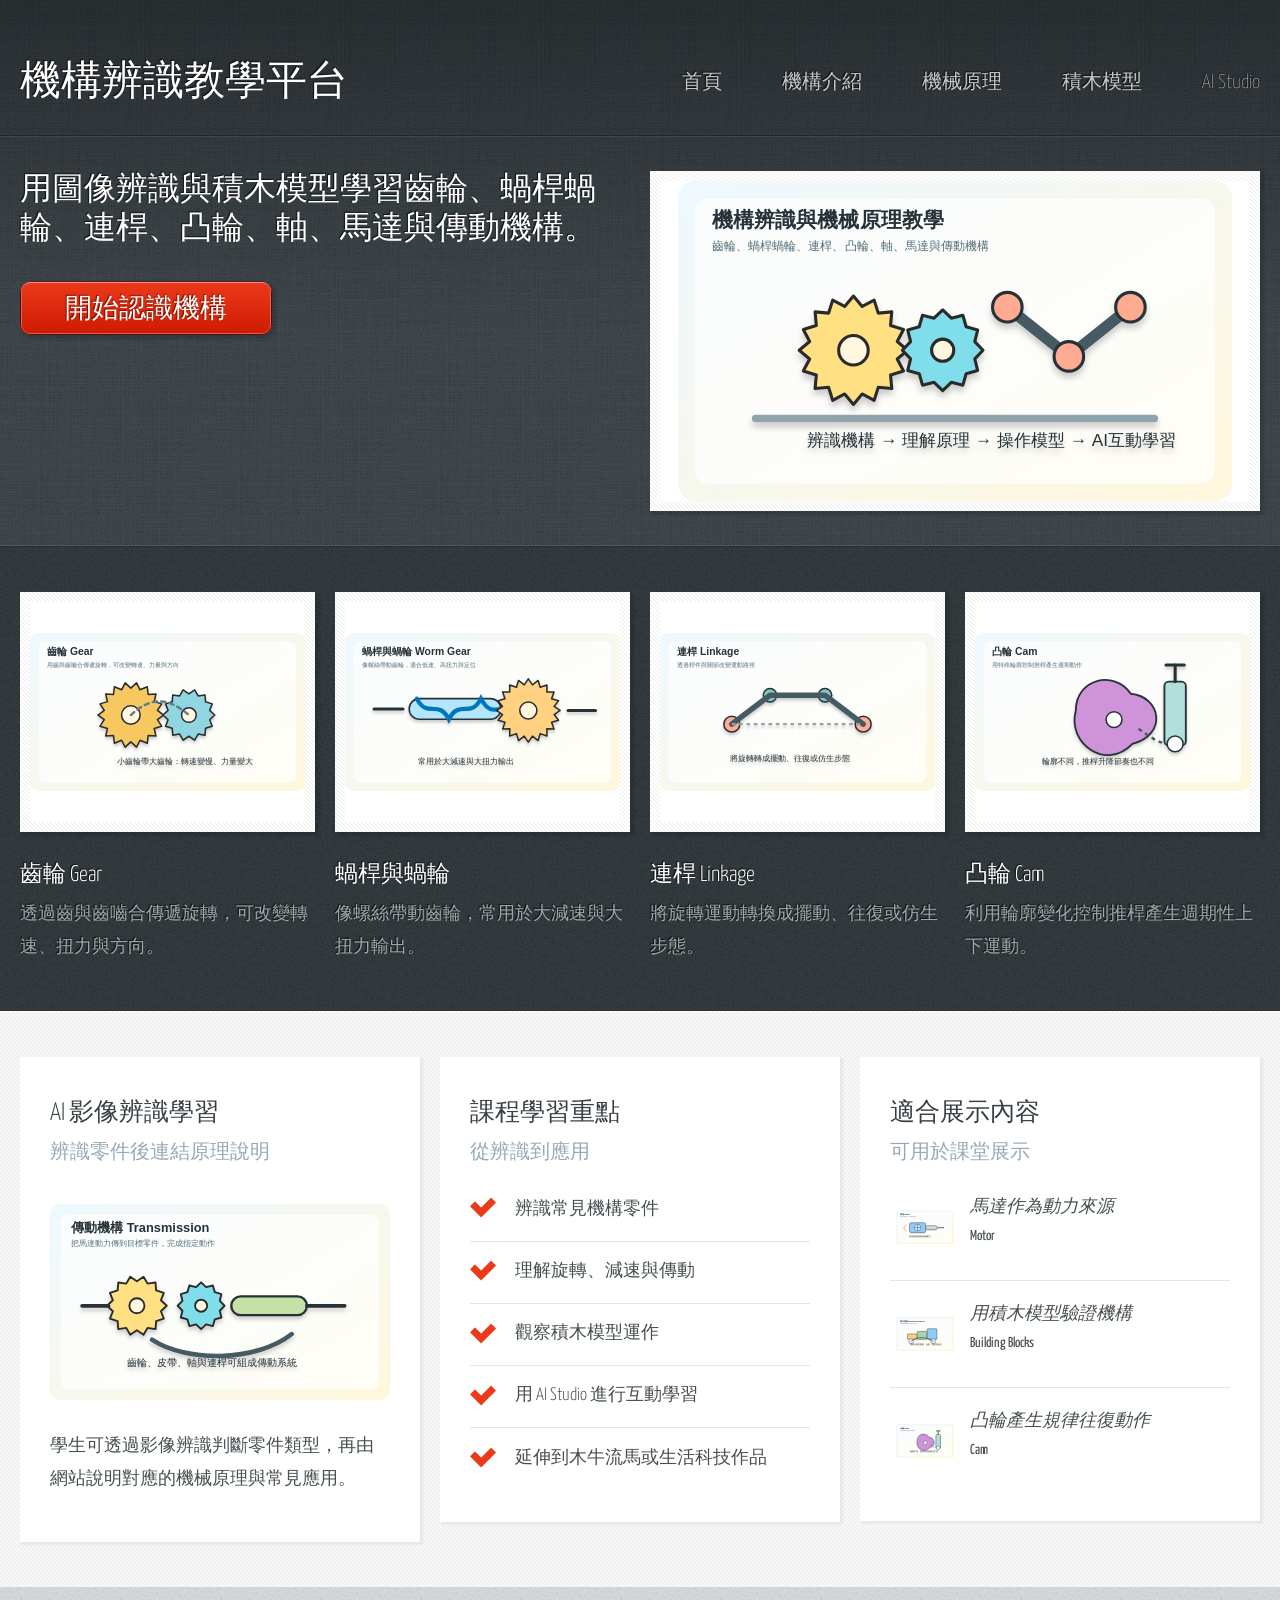
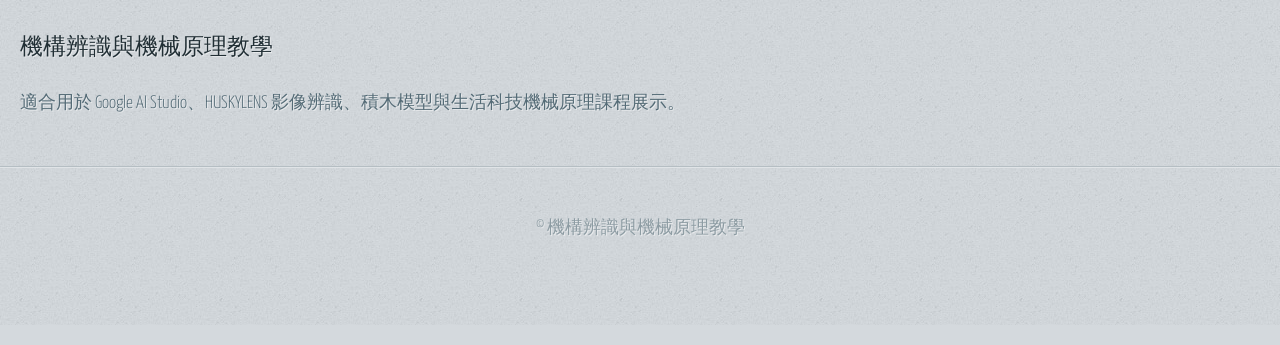
<file: index.html>
<!DOCTYPE HTML><html><head><title>機構辨識與機械原理教學</title><meta charset="utf-8" /><meta name="viewport" content="width=device-width, initial-scale=1, user-scalable=no" /><link rel="stylesheet" href="assets/css/main.css" /><style>.feature-image img,.bordered-feature-image img{background:#fff} .mechanism-card h2{margin-top:.5em} .ai-box{padding:2em;background:#f4f7f8;border-radius:12px;border:1px solid #d9e1e4} .empty-area{min-height:320px;border:3px dashed #b0bec5;border-radius:14px;background:#fff;display:flex;align-items:center;justify-content:center;text-align:center;color:#607d8b;font-size:1.15em;padding:2em} code{background:#eef3f5;padding:.15em .35em;border-radius:4px}</style></head><body><div id="page-wrapper"><section id="header"><div class="container"><div class="row"><div class="col-12"><h1><a href="index.html" id="logo">機構辨識教學平台</a></h1><nav id="nav"><a href="index.html">首頁</a><a href="mechanisms.html">機構介紹</a><a href="principles.html">機械原理</a><a href="models.html">積木模型</a><a href="ai-studio.html">AI Studio</a></nav></div></div></div><div id="banner"><div class="container"><div class="row"><div class="col-6 col-12-medium"><p>用圖像辨識與積木模型學習齒輪、蝸桿蝸輪、連桿、凸輪、軸、馬達與傳動機構。</p><a href="mechanisms.html" class="button-large">開始認識機構</a></div><div class="col-6 col-12-medium imp-medium"><a href="mechanisms.html" class="bordered-feature-image"><img src="images/banner_mech.svg" alt="機構辨識與機械原理教學主視覺" /></a></div></div></div></div></section><section id="features"><div class="container"><div class="row"><div class="col-3 col-6-medium col-12-small"><section><a href="mechanisms.html" class="bordered-feature-image"><img src="images/gear.svg" alt="齒輪 Gear" /></a><h2>齒輪 Gear</h2><p>透過齒與齒嚙合傳遞旋轉，可改變轉速、扭力與方向。</p></section></div><div class="col-3 col-6-medium col-12-small"><section><a href="mechanisms.html" class="bordered-feature-image"><img src="images/worm.svg" alt="蝸桿與蝸輪" /></a><h2>蝸桿與蝸輪</h2><p>像螺絲帶動齒輪，常用於大減速與大扭力輸出。</p></section></div><div class="col-3 col-6-medium col-12-small"><section><a href="mechanisms.html" class="bordered-feature-image"><img src="images/linkage.svg" alt="連桿 Linkage" /></a><h2>連桿 Linkage</h2><p>將旋轉運動轉換成擺動、往復或仿生步態。</p></section></div><div class="col-3 col-6-medium col-12-small"><section><a href="mechanisms.html" class="bordered-feature-image"><img src="images/cam.svg" alt="凸輪 Cam" /></a><h2>凸輪 Cam</h2><p>利用輪廓變化控制推桿產生週期性上下運動。</p></section></div></div></div></section><section id="content"><div class="container"><div class="row aln-center"><div class="col-4 col-12-medium"><section><header><h2>AI 影像辨識學習</h2><h3>辨識零件後連結原理說明</h3></header><a href="ai-studio.html" class="feature-image"><img src="images/transmission.svg" alt="AI辨識傳動機構" /></a><p>學生可透過影像辨識判斷零件類型，再由網站說明對應的機械原理與常見應用。</p></section></div><div class="col-4 col-6-medium col-12-small"><section><header><h2>課程學習重點</h2><h3>從辨識到應用</h3></header><ul class="check-list"><li>辨識常見機構零件</li><li>理解旋轉、減速與傳動</li><li>觀察積木模型運作</li><li>用 AI Studio 進行互動學習</li><li>延伸到木牛流馬或生活科技作品</li></ul></section></div><div class="col-4 col-6-medium col-12-small"><section><header><h2>適合展示內容</h2><h3>可用於課堂展示</h3></header><ul class="quote-list"><li><img src="images/motor.svg" alt="馬達" /><p>馬達作為動力來源</p><span>Motor</span></li><li><img src="images/blocks.svg" alt="積木模型" /><p>用積木模型驗證機構</p><span>Building Blocks</span></li><li><img src="images/cam.svg" alt="凸輪" /><p>凸輪產生規律往復動作</p><span>Cam</span></li></ul></section></div></div></div></section><section id="footer"><div class="container"><div class="row"><div class="col-12"><section><h2>機構辨識與機械原理教學</h2><p>適合用於 Google AI Studio、HUSKYLENS 影像辨識、積木模型與生活科技機械原理課程展示。</p></section></div></div></div></section><div id="copyright">&copy; 機構辨識與機械原理教學 <a href="http://html5up.net"></a></div></div><script src="assets/js/jquery.min.js"></script><script src="assets/js/browser.min.js"></script><script src="assets/js/breakpoints.min.js"></script><script src="assets/js/util.js"></script><script src="assets/js/main.js"></script></body></html>
</file>
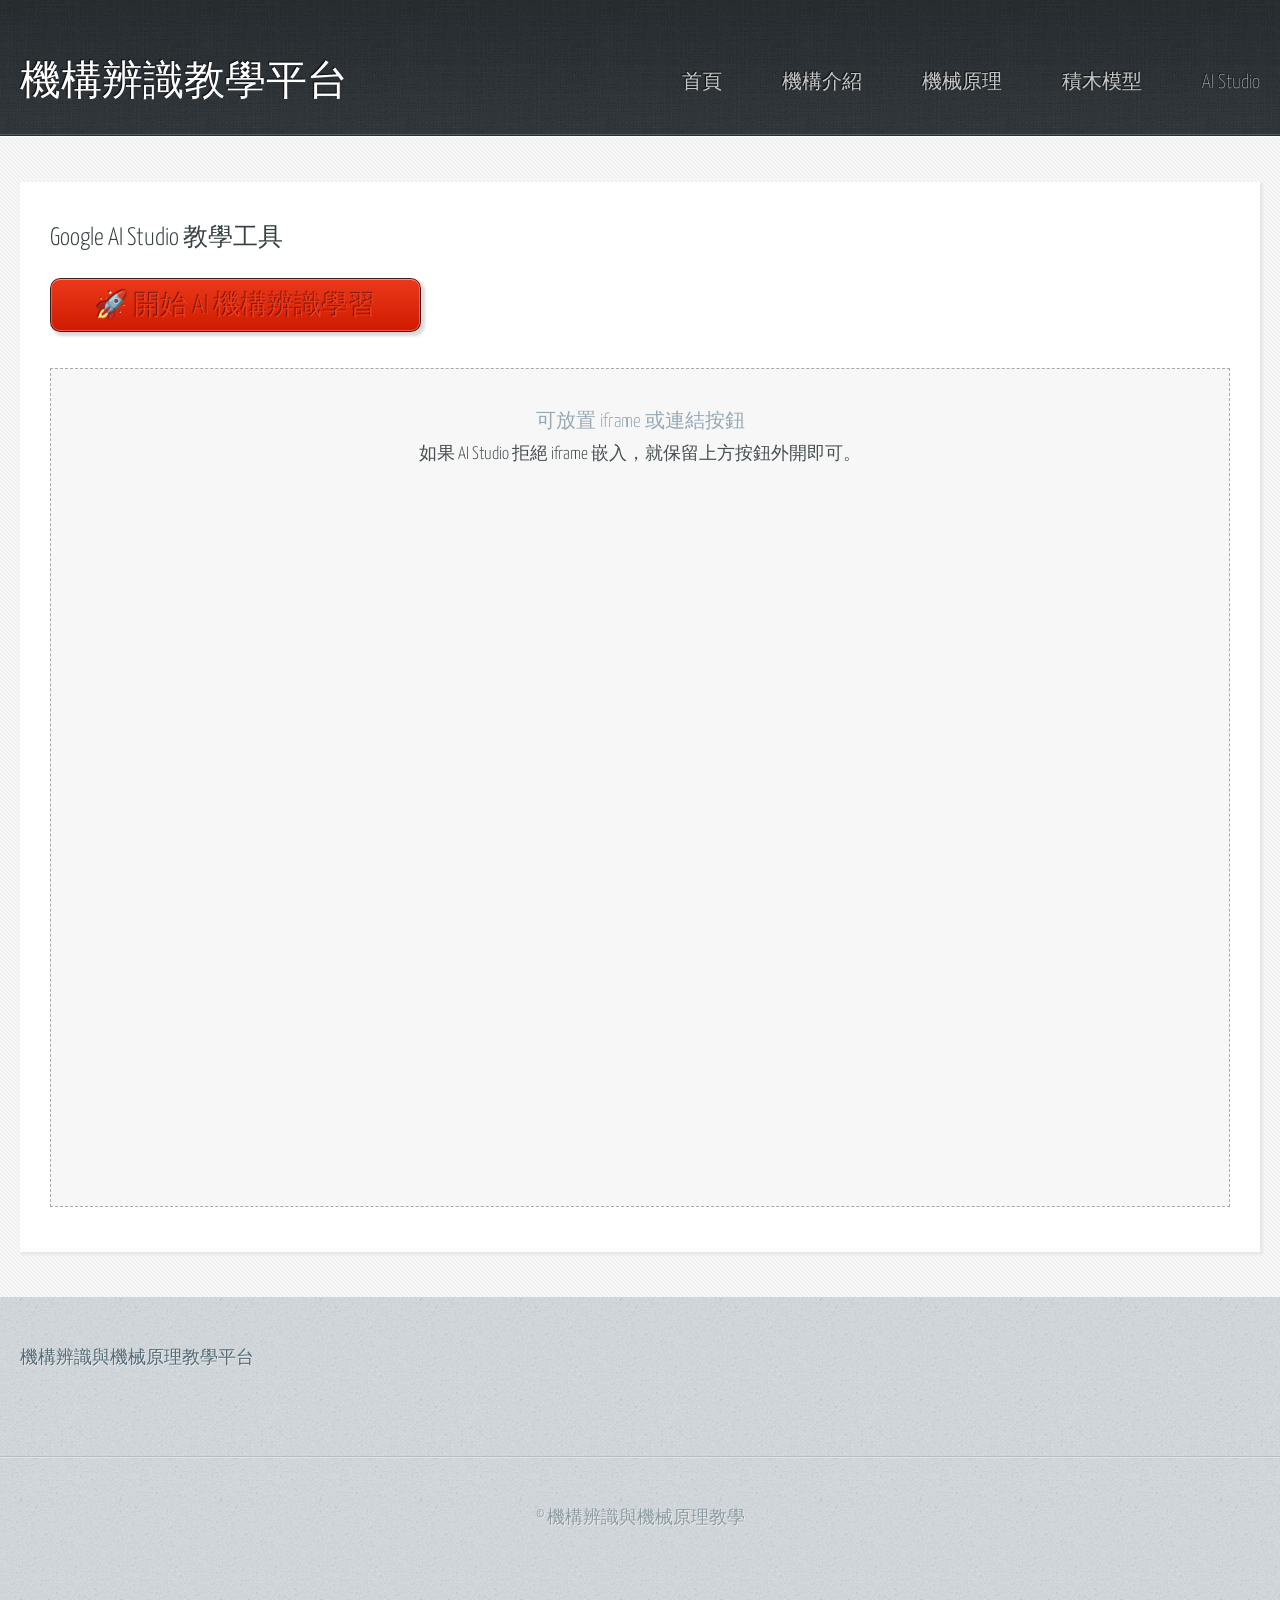
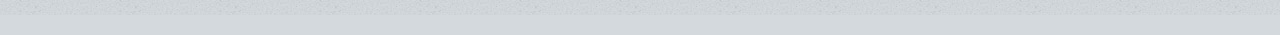
<file: ai-studio.html>
<!DOCTYPE HTML>
<html>
	<head>
		<title>AI Studio - 機構辨識與機械原理教學</title>
		<meta charset="utf-8" />
		<meta name="viewport" content="width=device-width, initial-scale=1, user-scalable=no" />
		<link rel="stylesheet" href="assets/css/main.css" />
	</head>
	<body class="subpage">
		<div id="page-wrapper">
			<section id="header"><div class="container"><div class="row"><div class="col-12"><h1><a href="index.html" id="logo">機構辨識教學平台</a></h1><nav id="nav"><a href="index.html">首頁</a><a href="mechanisms.html">機構介紹</a><a href="principles.html">機械原理</a><a href="models.html">積木模型</a><a href="ai-studio.html">AI Studio</a></nav></div></div></div></section>
			<section id="content"><div class="container"><div class="row"><div class="col-12"><section><header><h2>Google AI Studio 教學工具</h2></header>
					<p><a class="button-large" href="https://ai.studio/apps/422d9351-d2cd-4d51-80a3-18096baed3df?fullscreenApplet=true" target="_blank" rel="noopener">🚀 開始 AI 機構辨識學習</a></p>
					<div style="margin-top: 2em; padding: 2em; border: 1px dashed #aaa; background: #f7f7f7; text-align: center;">
						<h3>可放置 iframe 或連結按鈕</h3>
						<p>如果 AI Studio 拒絕 iframe 嵌入，就保留上方按鈕外開即可。</p>
						<iframe
						src="https://ai.studio/apps/422d9351-d2cd-4d51-80a3-18096baed3df?fullscreenApplet=true"
						width="100%"
						height="650">
						</iframe>
					</div>
				</section></div></div></div></section>
			<section id="footer"><div class="container"><p>機構辨識與機械原理教學平台</p></div></section><div id="copyright">&copy; 機構辨識與機械原理教學<a href="http://html5up.net"></a></div>
		</div><script src="assets/js/jquery.min.js"></script><script src="assets/js/browser.min.js"></script><script src="assets/js/breakpoints.min.js"></script><script src="assets/js/util.js"></script><script src="assets/js/main.js"></script>
	</body>
</html>
</file>
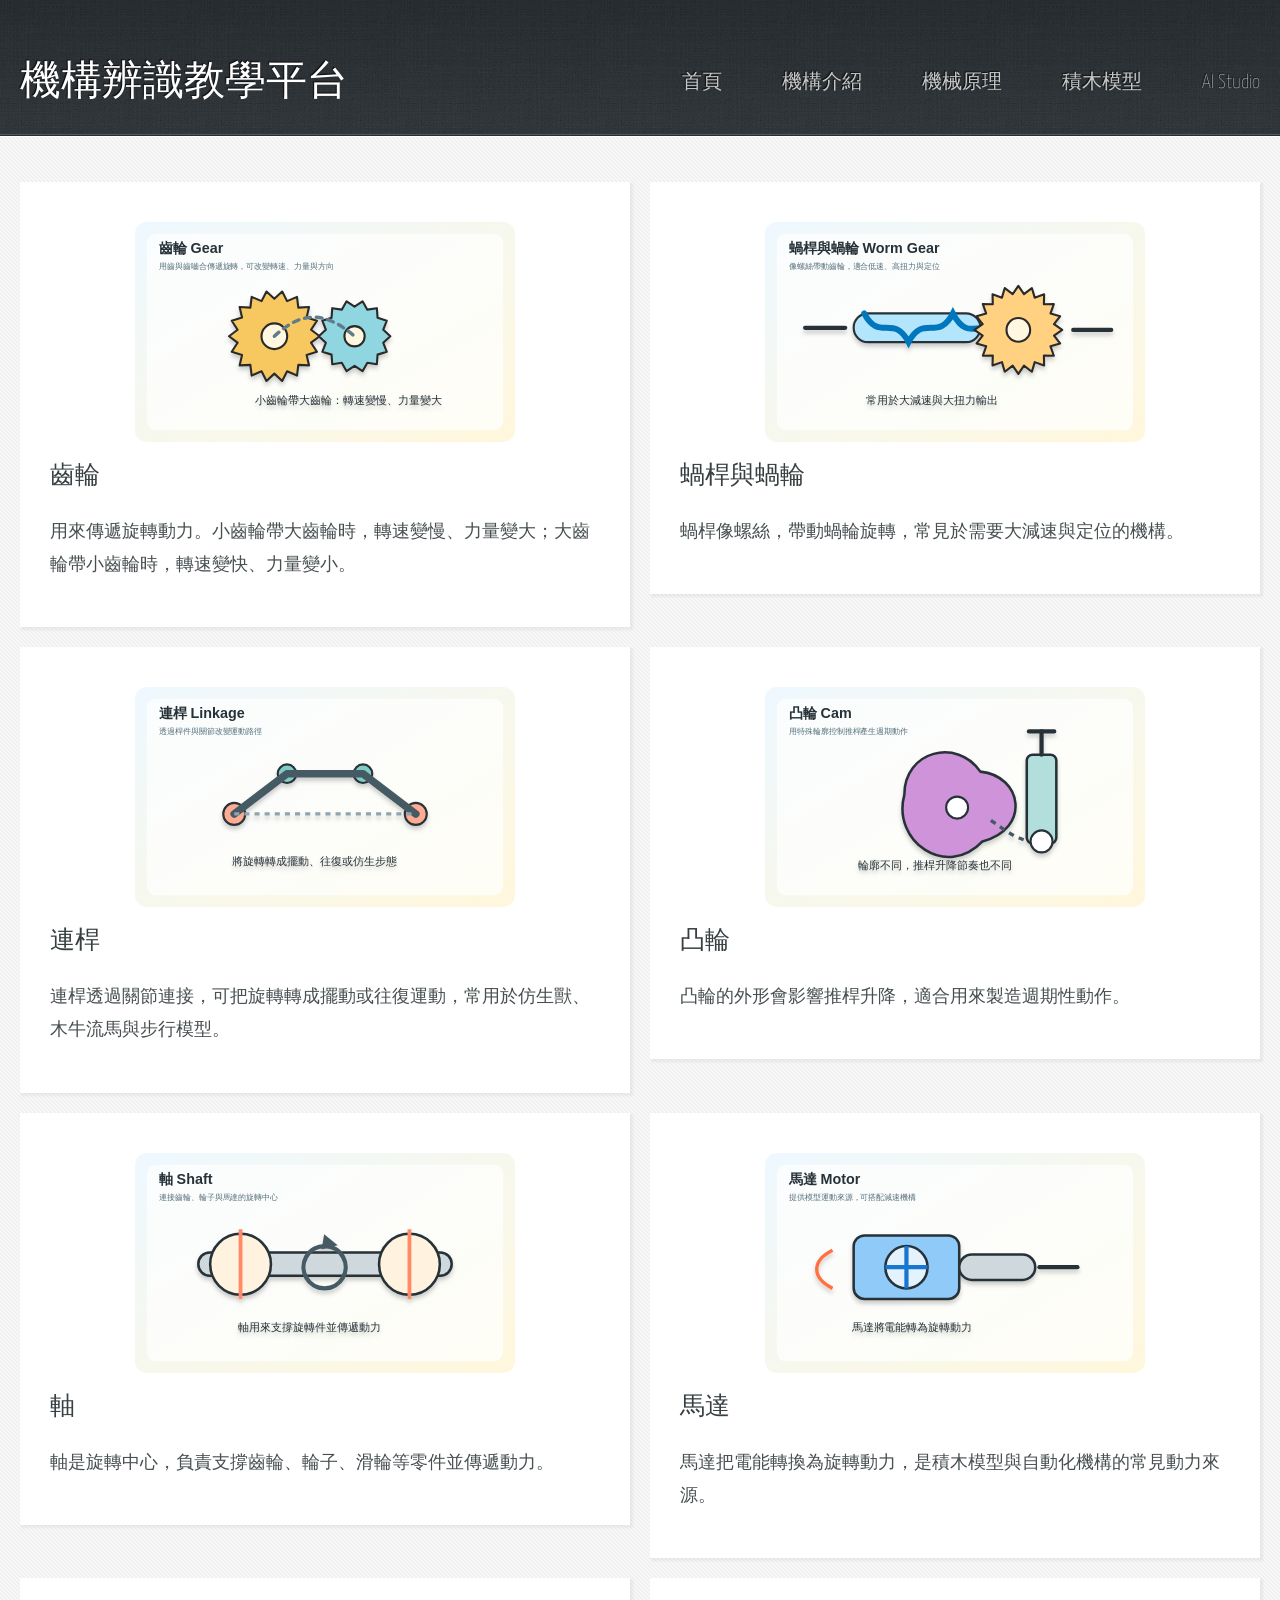
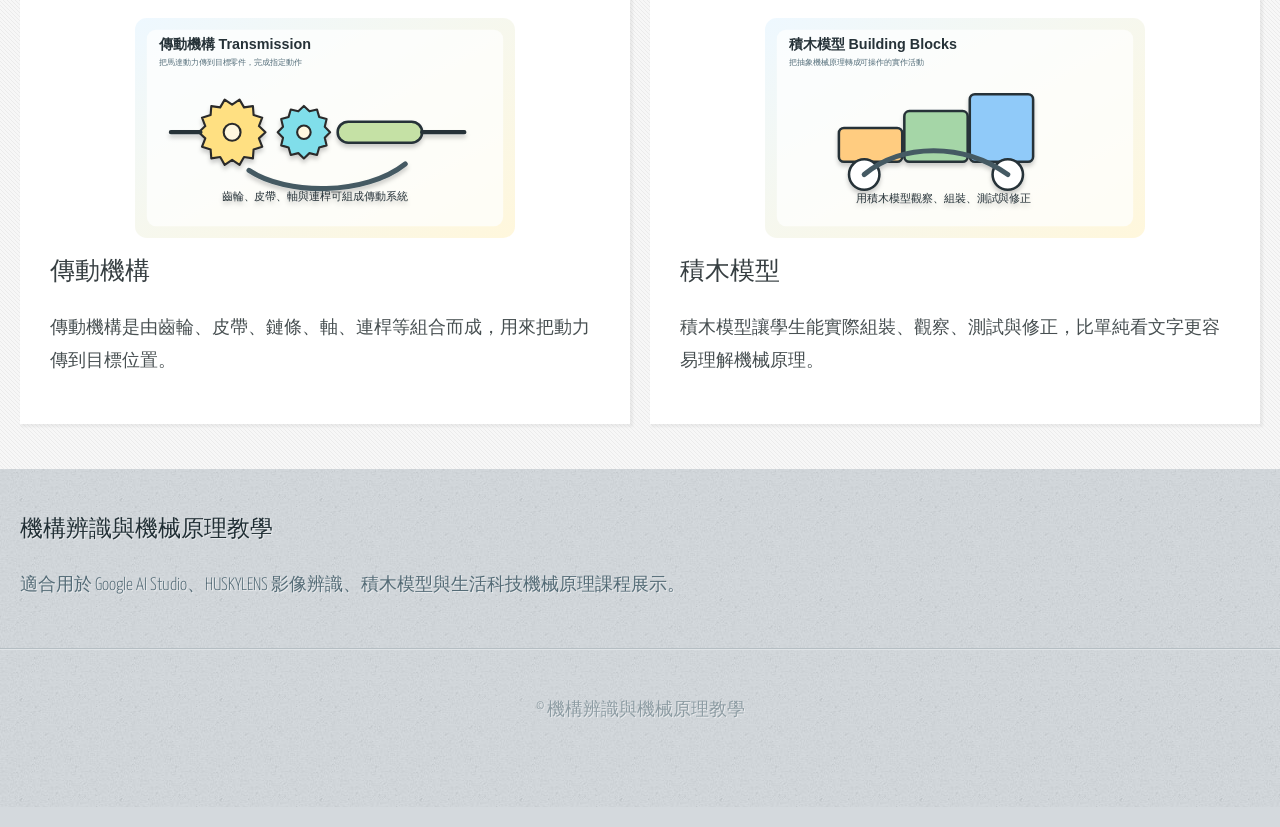
<file: mechanisms.html>
<!DOCTYPE HTML><html><head><title>機構介紹</title><meta charset="utf-8" /><meta name="viewport" content="width=device-width, initial-scale=1, user-scalable=no" /><link rel="stylesheet" href="assets/css/main.css" /><style>.feature-image img,.bordered-feature-image img{background:#fff} .mechanism-card h2{margin-top:.5em} .ai-box{padding:2em;background:#f4f7f8;border-radius:12px;border:1px solid #d9e1e4} .empty-area{min-height:320px;border:3px dashed #b0bec5;border-radius:14px;background:#fff;display:flex;align-items:center;justify-content:center;text-align:center;color:#607d8b;font-size:1.15em;padding:2em} code{background:#eef3f5;padding:.15em .35em;border-radius:4px}</style></head><body><div id="page-wrapper"><section id="header"><div class="container"><div class="row"><div class="col-12"><h1><a href="index.html" id="logo">機構辨識教學平台</a></h1><nav id="nav"><a href="index.html">首頁</a><a href="mechanisms.html">機構介紹</a><a href="principles.html">機械原理</a><a href="models.html">積木模型</a><a href="ai-studio.html">AI Studio</a></nav></div></div></div></section><section id="content"><div class="container"><div class="row"><div class="col-6 col-12-medium"><section class="mechanism-card"><a href="#" class="feature-image"><img src="images/gear.svg" alt="齒輪" /></a><header><h2>齒輪</h2></header><p>用來傳遞旋轉動力。小齒輪帶大齒輪時，轉速變慢、力量變大；大齒輪帶小齒輪時，轉速變快、力量變小。</p></section></div><div class="col-6 col-12-medium"><section class="mechanism-card"><a href="#" class="feature-image"><img src="images/worm.svg" alt="蝸桿與蝸輪" /></a><header><h2>蝸桿與蝸輪</h2></header><p>蝸桿像螺絲，帶動蝸輪旋轉，常見於需要大減速與定位的機構。</p></section></div><div class="col-6 col-12-medium"><section class="mechanism-card"><a href="#" class="feature-image"><img src="images/linkage.svg" alt="連桿" /></a><header><h2>連桿</h2></header><p>連桿透過關節連接，可把旋轉轉成擺動或往復運動，常用於仿生獸、木牛流馬與步行模型。</p></section></div><div class="col-6 col-12-medium"><section class="mechanism-card"><a href="#" class="feature-image"><img src="images/cam.svg" alt="凸輪" /></a><header><h2>凸輪</h2></header><p>凸輪的外形會影響推桿升降，適合用來製造週期性動作。</p></section></div><div class="col-6 col-12-medium"><section class="mechanism-card"><a href="#" class="feature-image"><img src="images/shaft.svg" alt="軸" /></a><header><h2>軸</h2></header><p>軸是旋轉中心，負責支撐齒輪、輪子、滑輪等零件並傳遞動力。</p></section></div><div class="col-6 col-12-medium"><section class="mechanism-card"><a href="#" class="feature-image"><img src="images/motor.svg" alt="馬達" /></a><header><h2>馬達</h2></header><p>馬達把電能轉換為旋轉動力，是積木模型與自動化機構的常見動力來源。</p></section></div><div class="col-6 col-12-medium"><section class="mechanism-card"><a href="#" class="feature-image"><img src="images/transmission.svg" alt="傳動機構" /></a><header><h2>傳動機構</h2></header><p>傳動機構是由齒輪、皮帶、鏈條、軸、連桿等組合而成，用來把動力傳到目標位置。</p></section></div><div class="col-6 col-12-medium"><section class="mechanism-card"><a href="#" class="feature-image"><img src="images/blocks.svg" alt="積木模型" /></a><header><h2>積木模型</h2></header><p>積木模型讓學生能實際組裝、觀察、測試與修正，比單純看文字更容易理解機械原理。</p></section></div></div></div></section><section id="footer"><div class="container"><div class="row"><div class="col-12"><section><h2>機構辨識與機械原理教學</h2><p>適合用於 Google AI Studio、HUSKYLENS 影像辨識、積木模型與生活科技機械原理課程展示。</p></section></div></div></div></section><div id="copyright">&copy; 機構辨識與機械原理教學<a href="http://html5up.net"></a></div></div><script src="assets/js/jquery.min.js"></script><script src="assets/js/browser.min.js"></script><script src="assets/js/breakpoints.min.js"></script><script src="assets/js/util.js"></script><script src="assets/js/main.js"></script></body></html>
</file>
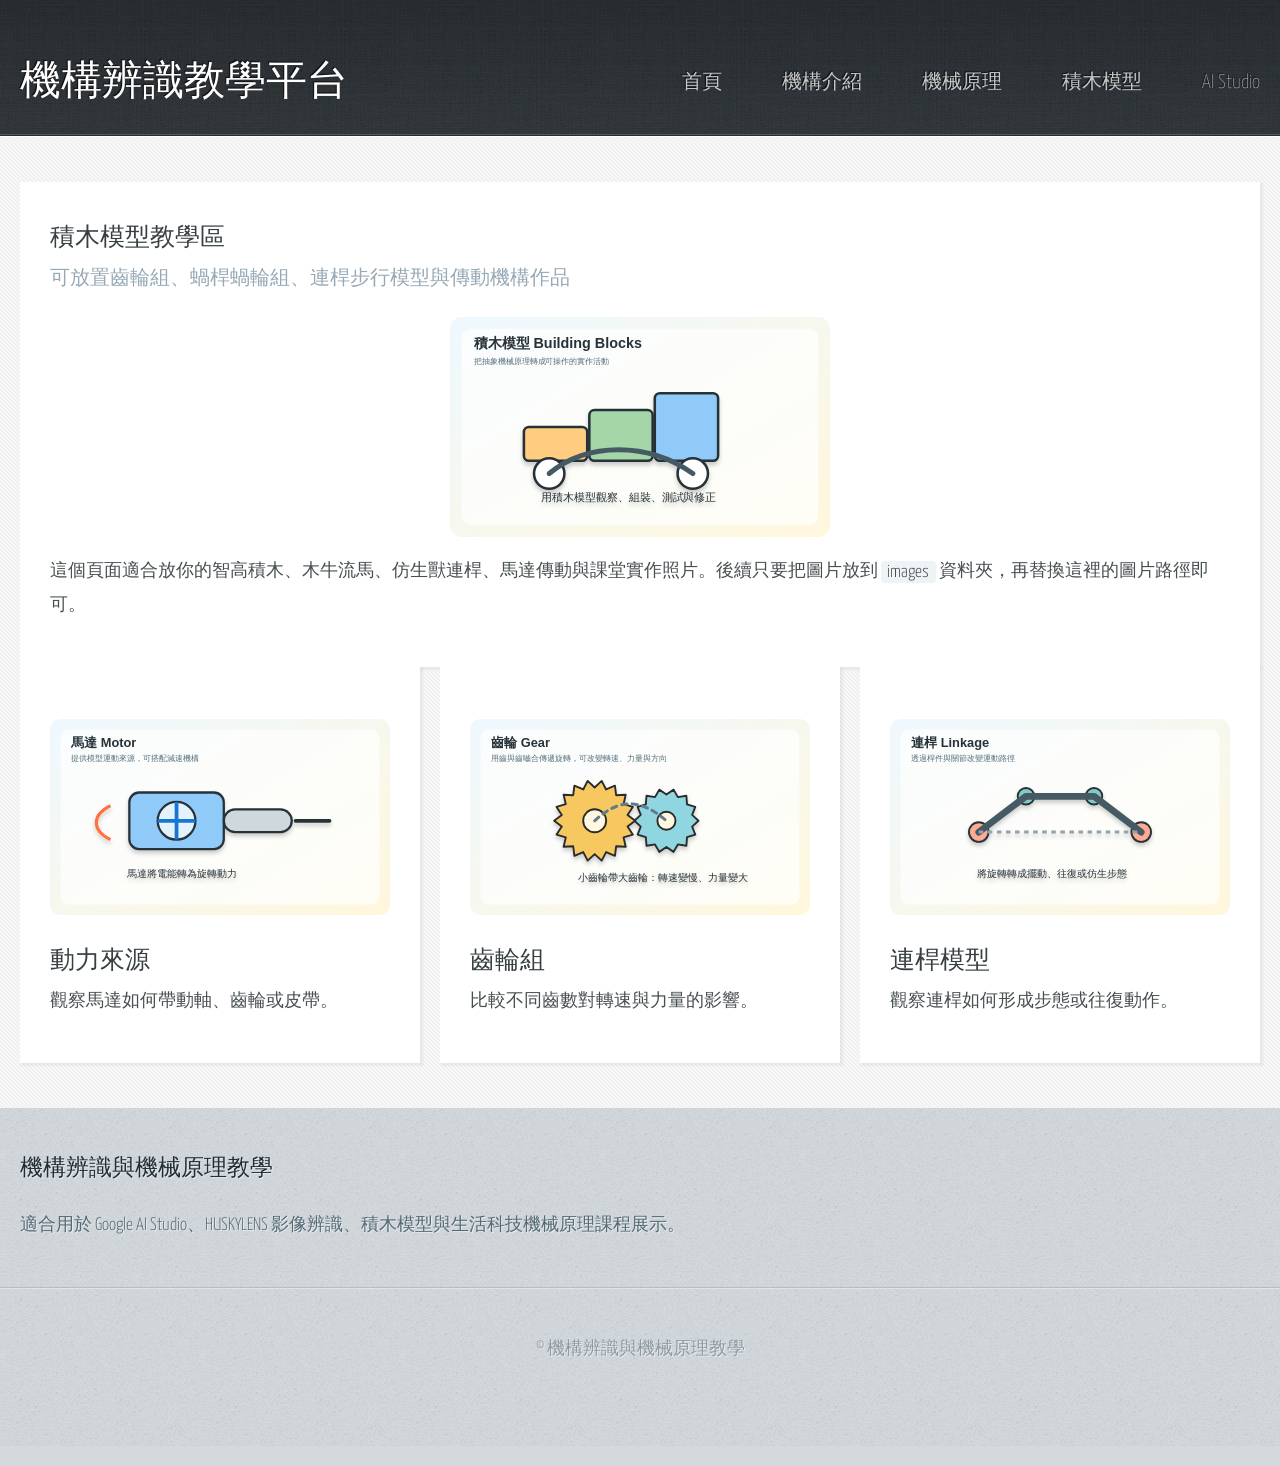
<file: models.html>
<!DOCTYPE HTML><html><head><title>積木模型</title><meta charset="utf-8" /><meta name="viewport" content="width=device-width, initial-scale=1, user-scalable=no" /><link rel="stylesheet" href="assets/css/main.css" /><style>.feature-image img,.bordered-feature-image img{background:#fff} .mechanism-card h2{margin-top:.5em} .ai-box{padding:2em;background:#f4f7f8;border-radius:12px;border:1px solid #d9e1e4} .empty-area{min-height:320px;border:3px dashed #b0bec5;border-radius:14px;background:#fff;display:flex;align-items:center;justify-content:center;text-align:center;color:#607d8b;font-size:1.15em;padding:2em} code{background:#eef3f5;padding:.15em .35em;border-radius:4px}</style></head><body><div id="page-wrapper"><section id="header"><div class="container"><div class="row"><div class="col-12"><h1><a href="index.html" id="logo">機構辨識教學平台</a></h1><nav id="nav"><a href="index.html">首頁</a><a href="mechanisms.html">機構介紹</a><a href="principles.html">機械原理</a><a href="models.html">積木模型</a><a href="ai-studio.html">AI Studio</a></nav></div></div></div></section><section id="content"><div class="container"><div class="row"><div class="col-12"><section><header><h2>積木模型教學區</h2><h3>可放置齒輪組、蝸桿蝸輪組、連桿步行模型與傳動機構作品</h3></header><a class="feature-image"><img src="images/blocks.svg" alt="積木模型" /></a><p>這個頁面適合放你的智高積木、木牛流馬、仿生獸連桿、馬達傳動與課堂實作照片。後續只要把圖片放到 <code>images</code> 資料夾，再替換這裡的圖片路徑即可。</p></section></div></div><div class="row"><div class="col-4 col-12-medium"><section><a class="feature-image"><img src="images/motor.svg" alt="馬達模型" /></a><h2>動力來源</h2><p>觀察馬達如何帶動軸、齒輪或皮帶。</p></section></div><div class="col-4 col-12-medium"><section><a class="feature-image"><img src="images/gear.svg" alt="齒輪模型" /></a><h2>齒輪組</h2><p>比較不同齒數對轉速與力量的影響。</p></section></div><div class="col-4 col-12-medium"><section><a class="feature-image"><img src="images/linkage.svg" alt="連桿模型" /></a><h2>連桿模型</h2><p>觀察連桿如何形成步態或往復動作。</p></section></div></div></div></section><section id="footer"><div class="container"><div class="row"><div class="col-12"><section><h2>機構辨識與機械原理教學</h2><p>適合用於 Google AI Studio、HUSKYLENS 影像辨識、積木模型與生活科技機械原理課程展示。</p></section></div></div></div></section><div id="copyright">&copy; 機構辨識與機械原理教學<a href="http://html5up.net"></a></div></div><script src="assets/js/jquery.min.js"></script><script src="assets/js/browser.min.js"></script><script src="assets/js/breakpoints.min.js"></script><script src="assets/js/util.js"></script><script src="assets/js/main.js"></script></body></html>
</file>
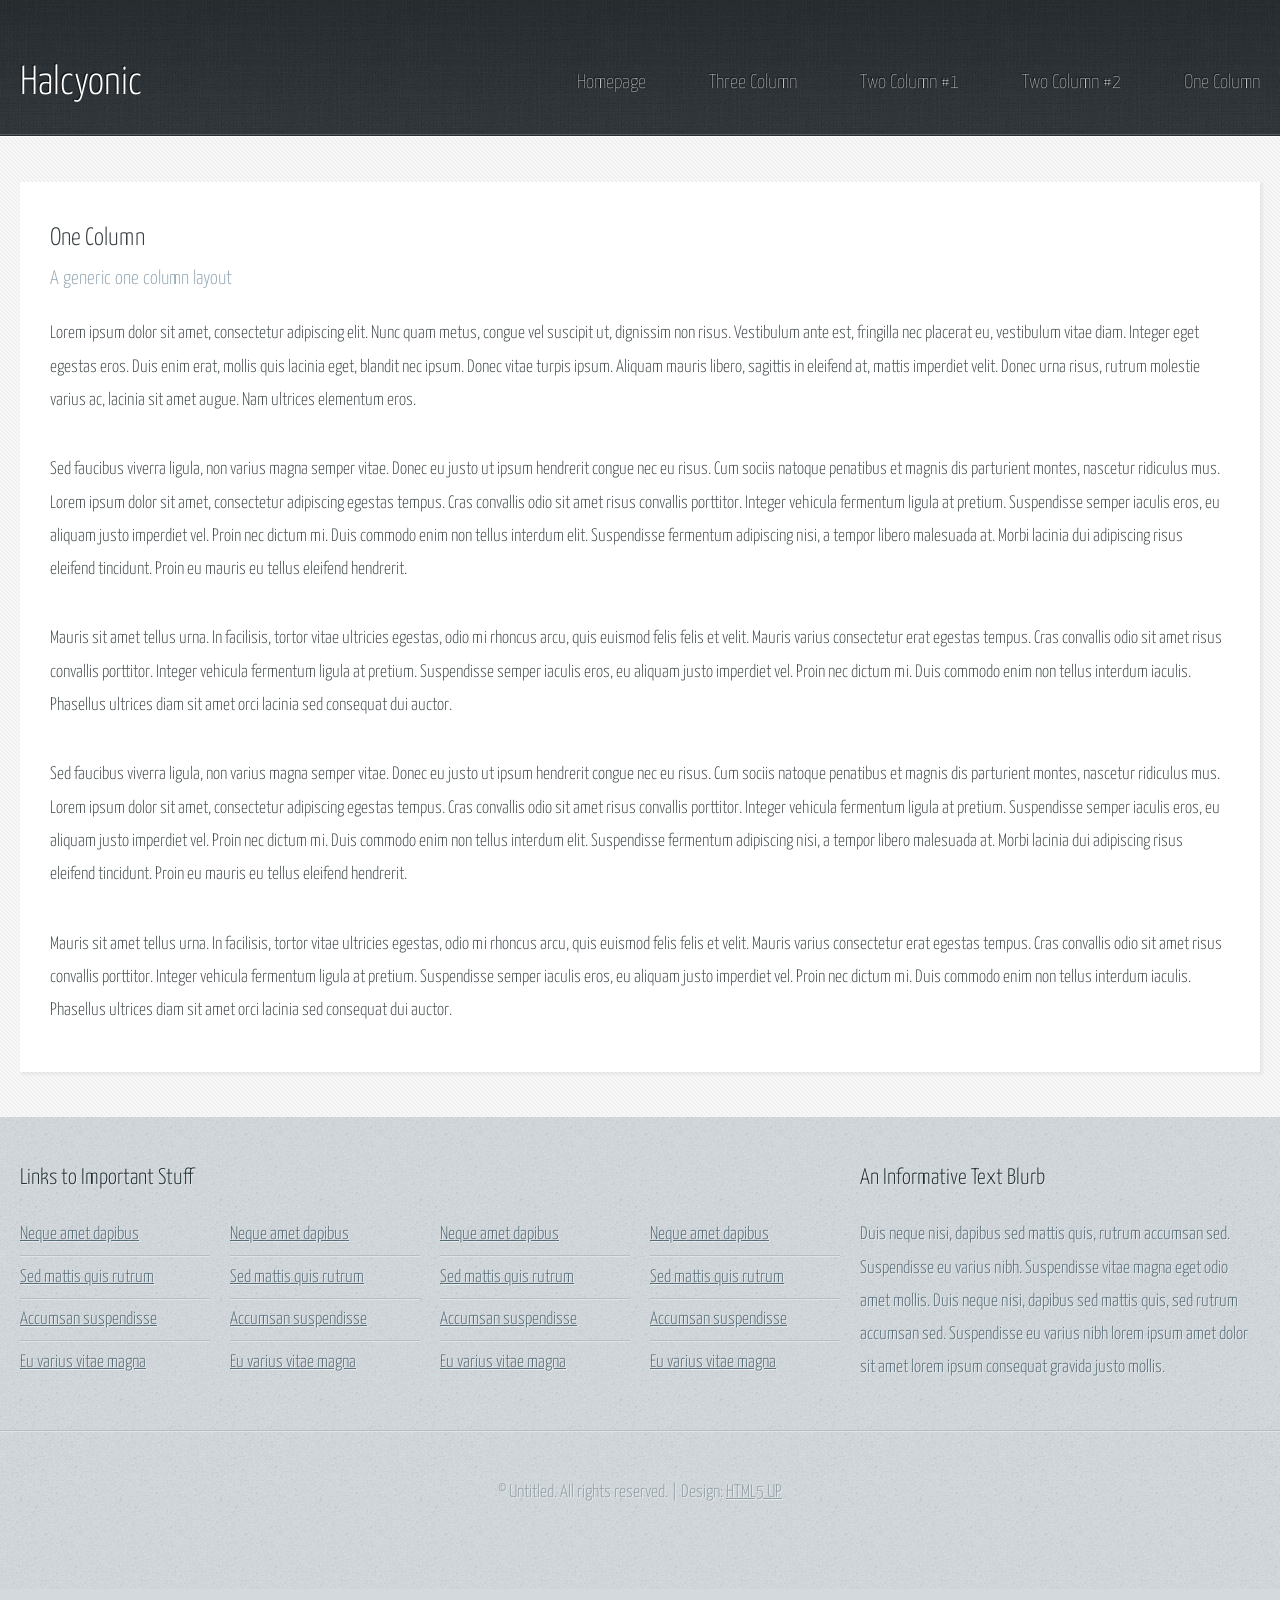
<file: onecolumn.html>
<!DOCTYPE HTML>
<!--
	Halcyonic by HTML5 UP
	html5up.net | @ajlkn
	Free for personal and commercial use under the CCA 3.0 license (html5up.net/license)
-->
<html>
	<head>
		<title>One Column - Halcyonic by HTML5 UP</title>
		<meta charset="utf-8" />
		<meta name="viewport" content="width=device-width, initial-scale=1, user-scalable=no" />
		<link rel="stylesheet" href="assets/css/main.css" />
	</head>
	<body class="subpage">
		<div id="page-wrapper">

			<!-- Header -->
				<section id="header">
					<div class="container">
						<div class="row">
							<div class="col-12">

								<!-- Logo -->
									<h1><a href="index.html" id="logo">Halcyonic</a></h1>

								<!-- Nav -->
									<nav id="nav">
										<a href="index.html">Homepage</a>
										<a href="threecolumn.html">Three Column</a>
										<a href="twocolumn1.html">Two Column #1</a>
										<a href="twocolumn2.html">Two Column #2</a>
										<a href="onecolumn.html">One Column</a>
									</nav>

							</div>
						</div>
					</div>
				</section>

			<!-- Content -->
				<section id="content">
					<div class="container">
						<div class="row">
							<div class="col-12">

								<!-- Main Content -->
									<section>
										<header>
											<h2>One Column</h2>
											<h3>A generic one column layout</h3>
										</header>
										<p>
											Lorem ipsum dolor sit amet, consectetur adipiscing elit. Nunc quam metus, congue
											vel suscipit ut, dignissim non risus. Vestibulum ante est, fringilla nec placerat
											eu, vestibulum vitae diam. Integer eget egestas eros. Duis enim erat, mollis quis
											lacinia eget, blandit nec ipsum. Donec vitae turpis ipsum. Aliquam mauris libero,
											sagittis in eleifend at, mattis imperdiet velit. Donec urna risus, rutrum molestie
											varius ac, lacinia sit amet augue. Nam ultrices elementum eros.
										</p>
										<p>
											Sed faucibus viverra ligula, non varius magna semper vitae. Donec eu justo ut ipsum
											hendrerit congue nec eu risus. Cum sociis natoque penatibus et magnis dis parturient
											montes, nascetur ridiculus mus. Lorem ipsum dolor sit amet, consectetur adipiscing
											egestas tempus. Cras convallis odio sit amet risus convallis porttitor. Integer
											vehicula fermentum ligula at pretium. Suspendisse semper iaculis eros, eu aliquam
											justo imperdiet vel. Proin nec dictum mi. Duis commodo enim non tellus interdum
											elit. Suspendisse fermentum adipiscing nisi, a tempor libero malesuada at. Morbi
											lacinia dui adipiscing risus eleifend tincidunt. Proin eu mauris eu tellus eleifend
											hendrerit.
										</p>
										<p>
											Mauris sit amet tellus urna. In facilisis, tortor vitae ultricies egestas, odio
											mi rhoncus arcu, quis euismod felis felis et velit. Mauris varius consectetur erat
											egestas tempus. Cras convallis odio sit amet risus convallis porttitor. Integer
											vehicula fermentum ligula at pretium. Suspendisse semper iaculis eros, eu aliquam
											justo imperdiet vel. Proin nec dictum mi. Duis commodo enim non tellus interdum
											iaculis. Phasellus ultrices diam sit amet orci lacinia sed consequat dui auctor.
										</p>
										<p>
											Sed faucibus viverra ligula, non varius magna semper vitae. Donec eu justo ut ipsum
											hendrerit congue nec eu risus. Cum sociis natoque penatibus et magnis dis parturient
											montes, nascetur ridiculus mus. Lorem ipsum dolor sit amet, consectetur adipiscing
											egestas tempus. Cras convallis odio sit amet risus convallis porttitor. Integer
											vehicula fermentum ligula at pretium. Suspendisse semper iaculis eros, eu aliquam
											justo imperdiet vel. Proin nec dictum mi. Duis commodo enim non tellus interdum
											elit. Suspendisse fermentum adipiscing nisi, a tempor libero malesuada at. Morbi
											lacinia dui adipiscing risus eleifend tincidunt. Proin eu mauris eu tellus eleifend
											hendrerit.
										</p>
										<p>
											Mauris sit amet tellus urna. In facilisis, tortor vitae ultricies egestas, odio
											mi rhoncus arcu, quis euismod felis felis et velit. Mauris varius consectetur erat
											egestas tempus. Cras convallis odio sit amet risus convallis porttitor. Integer
											vehicula fermentum ligula at pretium. Suspendisse semper iaculis eros, eu aliquam
											justo imperdiet vel. Proin nec dictum mi. Duis commodo enim non tellus interdum
											iaculis. Phasellus ultrices diam sit amet orci lacinia sed consequat dui auctor.
										</p>
									</section>

							</div>
						</div>
					</div>
				</section>

			<!-- Footer -->
				<section id="footer">
					<div class="container">
						<div class="row">
							<div class="col-8 col-12-medium">

								<!-- Links -->
									<section>
										<h2>Links to Important Stuff</h2>
										<div>
											<div class="row">
												<div class="col-3 col-12-small">
													<ul class="link-list last-child">
														<li><a href="#">Neque amet dapibus</a></li>
														<li><a href="#">Sed mattis quis rutrum</a></li>
														<li><a href="#">Accumsan suspendisse</a></li>
														<li><a href="#">Eu varius vitae magna</a></li>
													</ul>
												</div>
												<div class="col-3 col-12-small">
													<ul class="link-list last-child">
														<li><a href="#">Neque amet dapibus</a></li>
														<li><a href="#">Sed mattis quis rutrum</a></li>
														<li><a href="#">Accumsan suspendisse</a></li>
														<li><a href="#">Eu varius vitae magna</a></li>
													</ul>
												</div>
												<div class="col-3 col-12-small">
													<ul class="link-list last-child">
														<li><a href="#">Neque amet dapibus</a></li>
														<li><a href="#">Sed mattis quis rutrum</a></li>
														<li><a href="#">Accumsan suspendisse</a></li>
														<li><a href="#">Eu varius vitae magna</a></li>
													</ul>
												</div>
												<div class="col-3 col-12-small">
													<ul class="link-list last-child">
														<li><a href="#">Neque amet dapibus</a></li>
														<li><a href="#">Sed mattis quis rutrum</a></li>
														<li><a href="#">Accumsan suspendisse</a></li>
														<li><a href="#">Eu varius vitae magna</a></li>
													</ul>
												</div>
											</div>
										</div>
									</section>

							</div>
							<div class="col-4 col-12-medium imp-medium">

								<!-- Blurb -->
									<section>
										<h2>An Informative Text Blurb</h2>
										<p>
											Duis neque nisi, dapibus sed mattis quis, rutrum accumsan sed. Suspendisse eu
											varius nibh. Suspendisse vitae magna eget odio amet mollis. Duis neque nisi,
											dapibus sed mattis quis, sed rutrum accumsan sed. Suspendisse eu varius nibh
											lorem ipsum amet dolor sit amet lorem ipsum consequat gravida justo mollis.
										</p>
									</section>

							</div>
						</div>
					</div>
				</section>

			<!-- Copyright -->
				<div id="copyright">
					&copy; Untitled. All rights reserved. | Design: <a href="http://html5up.net">HTML5 UP</a>
				</div>

		</div>

		<!-- Scripts -->
			<script src="assets/js/jquery.min.js"></script>
			<script src="assets/js/browser.min.js"></script>
			<script src="assets/js/breakpoints.min.js"></script>
			<script src="assets/js/util.js"></script>
			<script src="assets/js/main.js"></script>

	</body>
</html>
</file>
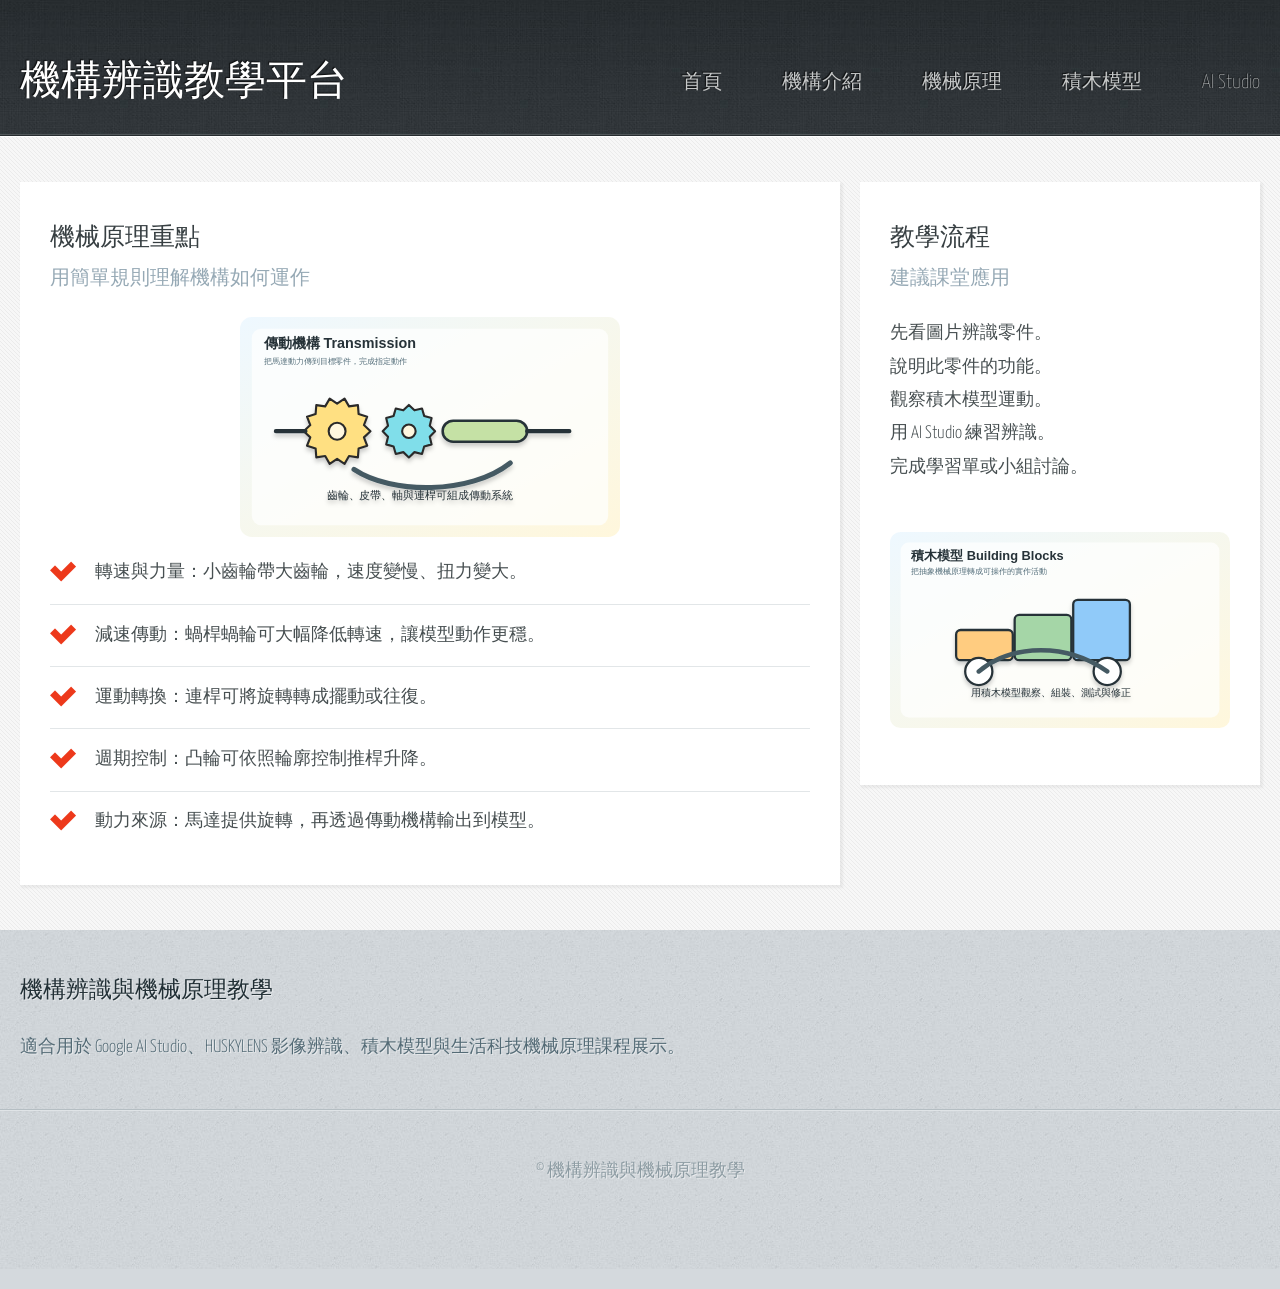
<file: principles.html>
<!DOCTYPE HTML><html><head><title>機械原理</title><meta charset="utf-8" /><meta name="viewport" content="width=device-width, initial-scale=1, user-scalable=no" /><link rel="stylesheet" href="assets/css/main.css" /><style>.feature-image img,.bordered-feature-image img{background:#fff} .mechanism-card h2{margin-top:.5em} .ai-box{padding:2em;background:#f4f7f8;border-radius:12px;border:1px solid #d9e1e4} .empty-area{min-height:320px;border:3px dashed #b0bec5;border-radius:14px;background:#fff;display:flex;align-items:center;justify-content:center;text-align:center;color:#607d8b;font-size:1.15em;padding:2em} code{background:#eef3f5;padding:.15em .35em;border-radius:4px}</style></head><body><div id="page-wrapper"><section id="header"><div class="container"><div class="row"><div class="col-12"><h1><a href="index.html" id="logo">機構辨識教學平台</a></h1><nav id="nav"><a href="index.html">首頁</a><a href="mechanisms.html">機構介紹</a><a href="principles.html">機械原理</a><a href="models.html">積木模型</a><a href="ai-studio.html">AI Studio</a></nav></div></div></div></section><section id="content"><div class="container"><div class="row"><div class="col-8 col-12-medium"><section><header><h2>機械原理重點</h2><h3>用簡單規則理解機構如何運作</h3></header><a class="feature-image"><img src="images/transmission.svg" alt="傳動機構" /></a><ul class="check-list"><li><strong>轉速與力量：</strong>小齒輪帶大齒輪，速度變慢、扭力變大。</li><li><strong>減速傳動：</strong>蝸桿蝸輪可大幅降低轉速，讓模型動作更穩。</li><li><strong>運動轉換：</strong>連桿可將旋轉轉成擺動或往復。</li><li><strong>週期控制：</strong>凸輪可依照輪廓控制推桿升降。</li><li><strong>動力來源：</strong>馬達提供旋轉，再透過傳動機構輸出到模型。</li></ul></section></div><div class="col-4 col-12-medium"><section><header><h2>教學流程</h2><h3>建議課堂應用</h3></header><ol><li>先看圖片辨識零件。</li><li>說明此零件的功能。</li><li>觀察積木模型運動。</li><li>用 AI Studio 練習辨識。</li><li>完成學習單或小組討論。</li></ol><a class="feature-image"><img src="images/blocks.svg" alt="積木模型" /></a></section></div></div></div></section><section id="footer"><div class="container"><div class="row"><div class="col-12"><section><h2>機構辨識與機械原理教學</h2><p>適合用於 Google AI Studio、HUSKYLENS 影像辨識、積木模型與生活科技機械原理課程展示。</p></section></div></div></div></section><div id="copyright">&copy; 機構辨識與機械原理教學<a href="http://html5up.net"></a></div></div><script src="assets/js/jquery.min.js"></script><script src="assets/js/browser.min.js"></script><script src="assets/js/breakpoints.min.js"></script><script src="assets/js/util.js"></script><script src="assets/js/main.js"></script></body></html>
</file>
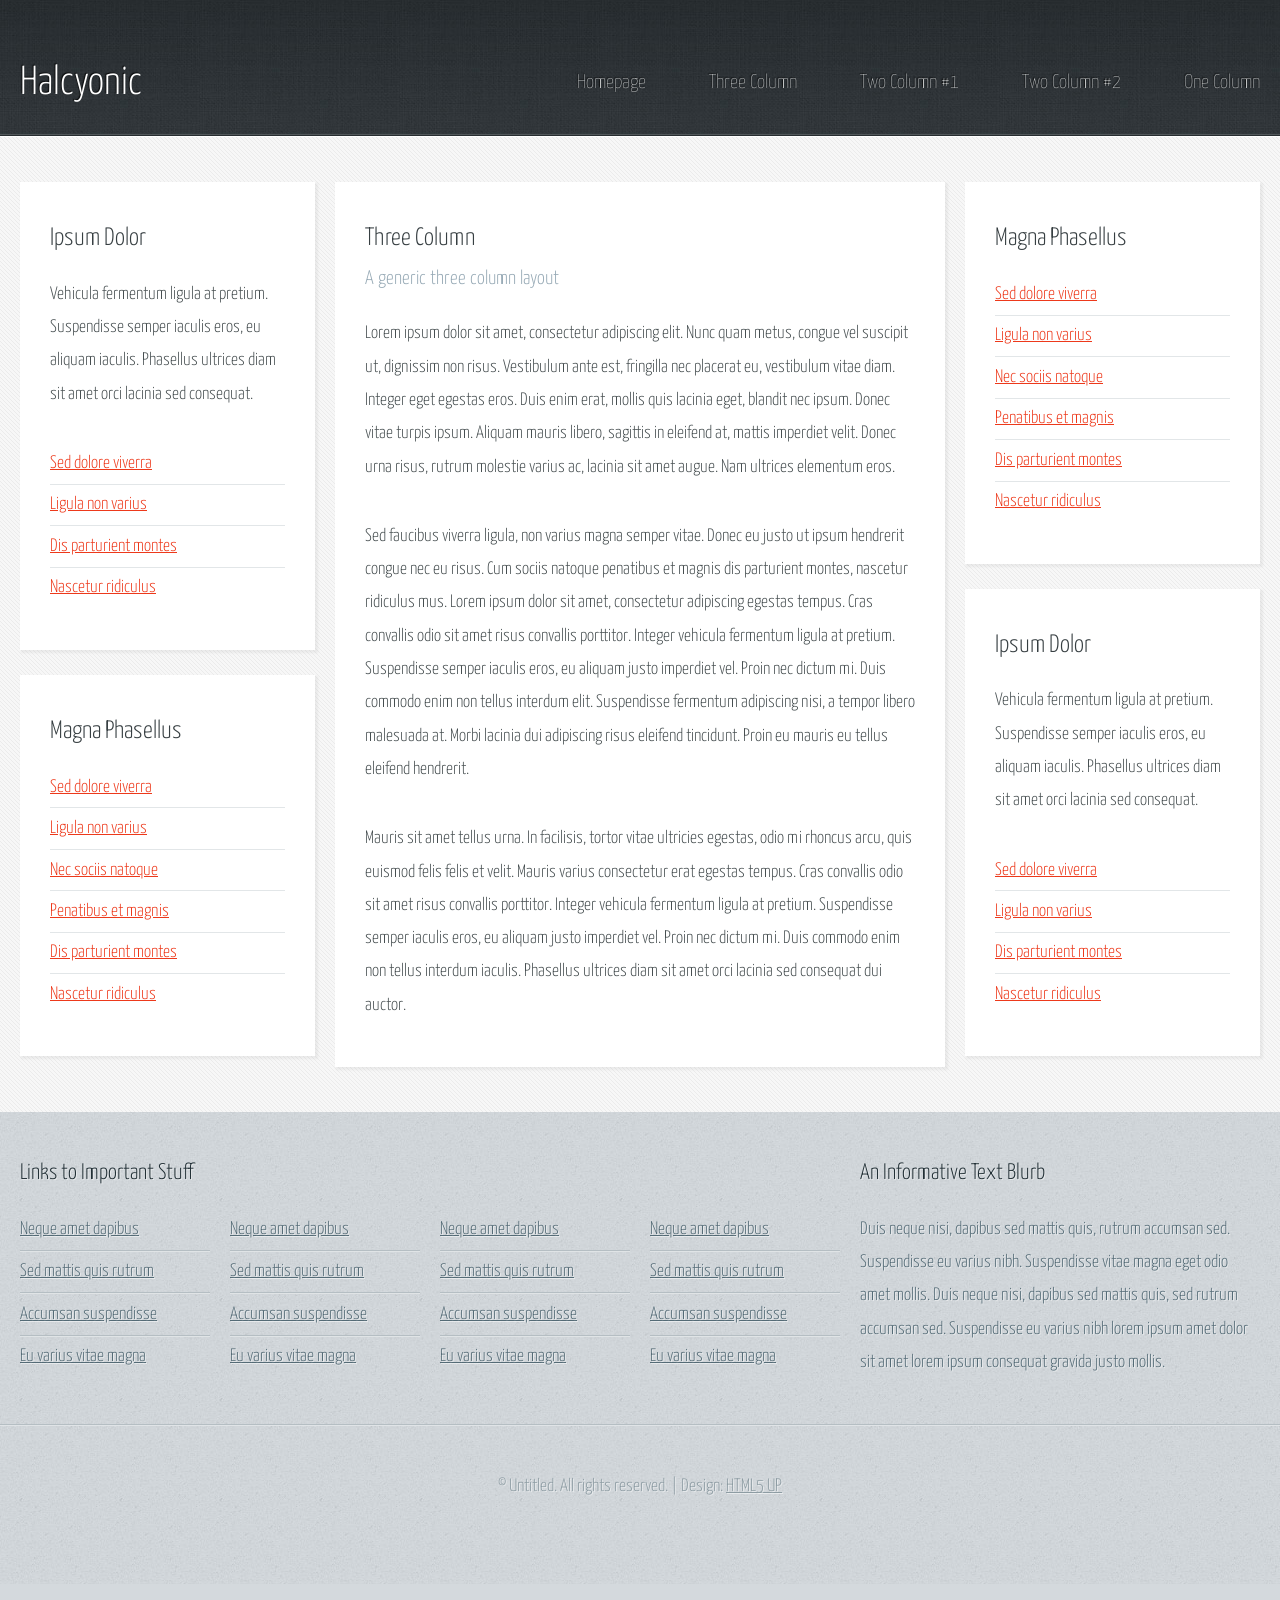
<file: threecolumn.html>
<!DOCTYPE HTML>
<!--
	Halcyonic by HTML5 UP
	html5up.net | @ajlkn
	Free for personal and commercial use under the CCA 3.0 license (html5up.net/license)
-->
<html>
	<head>
		<title>Three Column - Halcyonic by HTML5 UP</title>
		<meta charset="utf-8" />
		<meta name="viewport" content="width=device-width, initial-scale=1, user-scalable=no" />
		<link rel="stylesheet" href="assets/css/main.css" />
	</head>
	<body class="subpage">
		<div id="page-wrapper">

			<!-- Header -->
				<section id="header">
					<div class="container">
						<div class="row">
							<div class="col-12">

								<!-- Logo -->
									<h1><a href="index.html" id="logo">Halcyonic</a></h1>

								<!-- Nav -->
									<nav id="nav">
										<a href="index.html">Homepage</a>
										<a href="threecolumn.html">Three Column</a>
										<a href="twocolumn1.html">Two Column #1</a>
										<a href="twocolumn2.html">Two Column #2</a>
										<a href="onecolumn.html">One Column</a>
									</nav>

							</div>
						</div>
					</div>
				</section>

			<!-- Content -->
				<section id="content">
					<div class="container">
						<div class="row">
							<div class="col-3 col-12-medium">

								<!-- Left Sidebar -->
									<section>
										<header>
											<h2>Ipsum Dolor</h2>
										</header>
										<p>
											Vehicula fermentum ligula at pretium. Suspendisse semper iaculis eros, eu aliquam
											iaculis. Phasellus ultrices diam sit amet orci lacinia sed consequat.
										</p>
										<ul class="link-list">
											<li><a href="#">Sed dolore viverra</a></li>
											<li><a href="#">Ligula non varius</a></li>
											<li><a href="#">Dis parturient montes</a></li>
											<li><a href="#">Nascetur ridiculus</a></li>
										</ul>
									</section>
									<section>
										<header>
											<h2>Magna Phasellus</h2>
										</header>
										<ul class="link-list">
											<li><a href="#">Sed dolore viverra</a></li>
											<li><a href="#">Ligula non varius</a></li>
											<li><a href="#">Nec sociis natoque</a></li>
											<li><a href="#">Penatibus et magnis</a></li>
											<li><a href="#">Dis parturient montes</a></li>
											<li><a href="#">Nascetur ridiculus</a></li>
										</ul>
									</section>
							</div>
							<div class="col-6 col-12-medium imp-medium">

								<!-- Main Content -->
									<section>
										<header>
											<h2>Three Column</h2>
											<h3>A generic three column layout</h3>
										</header>
										<p>
											Lorem ipsum dolor sit amet, consectetur adipiscing elit. Nunc quam metus, congue
											vel suscipit ut, dignissim non risus. Vestibulum ante est, fringilla nec placerat
											eu, vestibulum vitae diam. Integer eget egestas eros. Duis enim erat, mollis quis
											lacinia eget, blandit nec ipsum. Donec vitae turpis ipsum. Aliquam mauris libero,
											sagittis in eleifend at, mattis imperdiet velit. Donec urna risus, rutrum molestie
											varius ac, lacinia sit amet augue. Nam ultrices elementum eros.
										</p>
										<p>
											Sed faucibus viverra ligula, non varius magna semper vitae. Donec eu justo ut ipsum
											hendrerit congue nec eu risus. Cum sociis natoque penatibus et magnis dis parturient
											montes, nascetur ridiculus mus. Lorem ipsum dolor sit amet, consectetur adipiscing
											egestas tempus. Cras convallis odio sit amet risus convallis porttitor. Integer
											vehicula fermentum ligula at pretium. Suspendisse semper iaculis eros, eu aliquam
											justo imperdiet vel. Proin nec dictum mi. Duis commodo enim non tellus interdum
											elit. Suspendisse fermentum adipiscing nisi, a tempor libero malesuada at. Morbi
											lacinia dui adipiscing risus eleifend tincidunt. Proin eu mauris eu tellus eleifend
											hendrerit.
										</p>
										<p>
											Mauris sit amet tellus urna. In facilisis, tortor vitae ultricies egestas, odio
											mi rhoncus arcu, quis euismod felis felis et velit. Mauris varius consectetur erat
											egestas tempus. Cras convallis odio sit amet risus convallis porttitor. Integer
											vehicula fermentum ligula at pretium. Suspendisse semper iaculis eros, eu aliquam
											justo imperdiet vel. Proin nec dictum mi. Duis commodo enim non tellus interdum
											iaculis. Phasellus ultrices diam sit amet orci lacinia sed consequat dui auctor.
										</p>
									</section>

							</div>
							<div class="col-3 col-12-medium">

								<!-- Right Sidebar -->
									<section>
										<header>
											<h2>Magna Phasellus</h2>
										</header>
										<ul class="link-list">
											<li><a href="#">Sed dolore viverra</a></li>
											<li><a href="#">Ligula non varius</a></li>
											<li><a href="#">Nec sociis natoque</a></li>
											<li><a href="#">Penatibus et magnis</a></li>
											<li><a href="#">Dis parturient montes</a></li>
											<li><a href="#">Nascetur ridiculus</a></li>
										</ul>
									</section>
									<section>
										<header>
											<h2>Ipsum Dolor</h2>
										</header>
										<p>
											Vehicula fermentum ligula at pretium. Suspendisse semper iaculis eros, eu aliquam
											iaculis. Phasellus ultrices diam sit amet orci lacinia sed consequat.
										</p>
										<ul class="link-list">
											<li><a href="#">Sed dolore viverra</a></li>
											<li><a href="#">Ligula non varius</a></li>
											<li><a href="#">Dis parturient montes</a></li>
											<li><a href="#">Nascetur ridiculus</a></li>
										</ul>
									</section>

							</div>
						</div>
					</div>
				</section>

			<!-- Footer -->
				<section id="footer">
					<div class="container">
						<div class="row">
							<div class="col-8 col-12-medium">

								<!-- Links -->
									<section>
										<h2>Links to Important Stuff</h2>
										<div>
											<div class="row">
												<div class="col-3 col-12-small">
													<ul class="link-list last-child">
														<li><a href="#">Neque amet dapibus</a></li>
														<li><a href="#">Sed mattis quis rutrum</a></li>
														<li><a href="#">Accumsan suspendisse</a></li>
														<li><a href="#">Eu varius vitae magna</a></li>
													</ul>
												</div>
												<div class="col-3 col-12-small">
													<ul class="link-list last-child">
														<li><a href="#">Neque amet dapibus</a></li>
														<li><a href="#">Sed mattis quis rutrum</a></li>
														<li><a href="#">Accumsan suspendisse</a></li>
														<li><a href="#">Eu varius vitae magna</a></li>
													</ul>
												</div>
												<div class="col-3 col-12-small">
													<ul class="link-list last-child">
														<li><a href="#">Neque amet dapibus</a></li>
														<li><a href="#">Sed mattis quis rutrum</a></li>
														<li><a href="#">Accumsan suspendisse</a></li>
														<li><a href="#">Eu varius vitae magna</a></li>
													</ul>
												</div>
												<div class="col-3 col-12-small">
													<ul class="link-list last-child">
														<li><a href="#">Neque amet dapibus</a></li>
														<li><a href="#">Sed mattis quis rutrum</a></li>
														<li><a href="#">Accumsan suspendisse</a></li>
														<li><a href="#">Eu varius vitae magna</a></li>
													</ul>
												</div>
											</div>
										</div>
									</section>

							</div>
							<div class="col-4 col-12-medium imp-medium">

								<!-- Blurb -->
									<section>
										<h2>An Informative Text Blurb</h2>
										<p>
											Duis neque nisi, dapibus sed mattis quis, rutrum accumsan sed. Suspendisse eu
											varius nibh. Suspendisse vitae magna eget odio amet mollis. Duis neque nisi,
											dapibus sed mattis quis, sed rutrum accumsan sed. Suspendisse eu varius nibh
											lorem ipsum amet dolor sit amet lorem ipsum consequat gravida justo mollis.
										</p>
									</section>

							</div>
						</div>
					</div>
				</section>

			<!-- Copyright -->
				<div id="copyright">
					&copy; Untitled. All rights reserved. | Design: <a href="http://html5up.net">HTML5 UP</a>
				</div>

		</div>

		<!-- Scripts -->
			<script src="assets/js/jquery.min.js"></script>
			<script src="assets/js/browser.min.js"></script>
			<script src="assets/js/breakpoints.min.js"></script>
			<script src="assets/js/util.js"></script>
			<script src="assets/js/main.js"></script>

	</body>
</html>
</file>
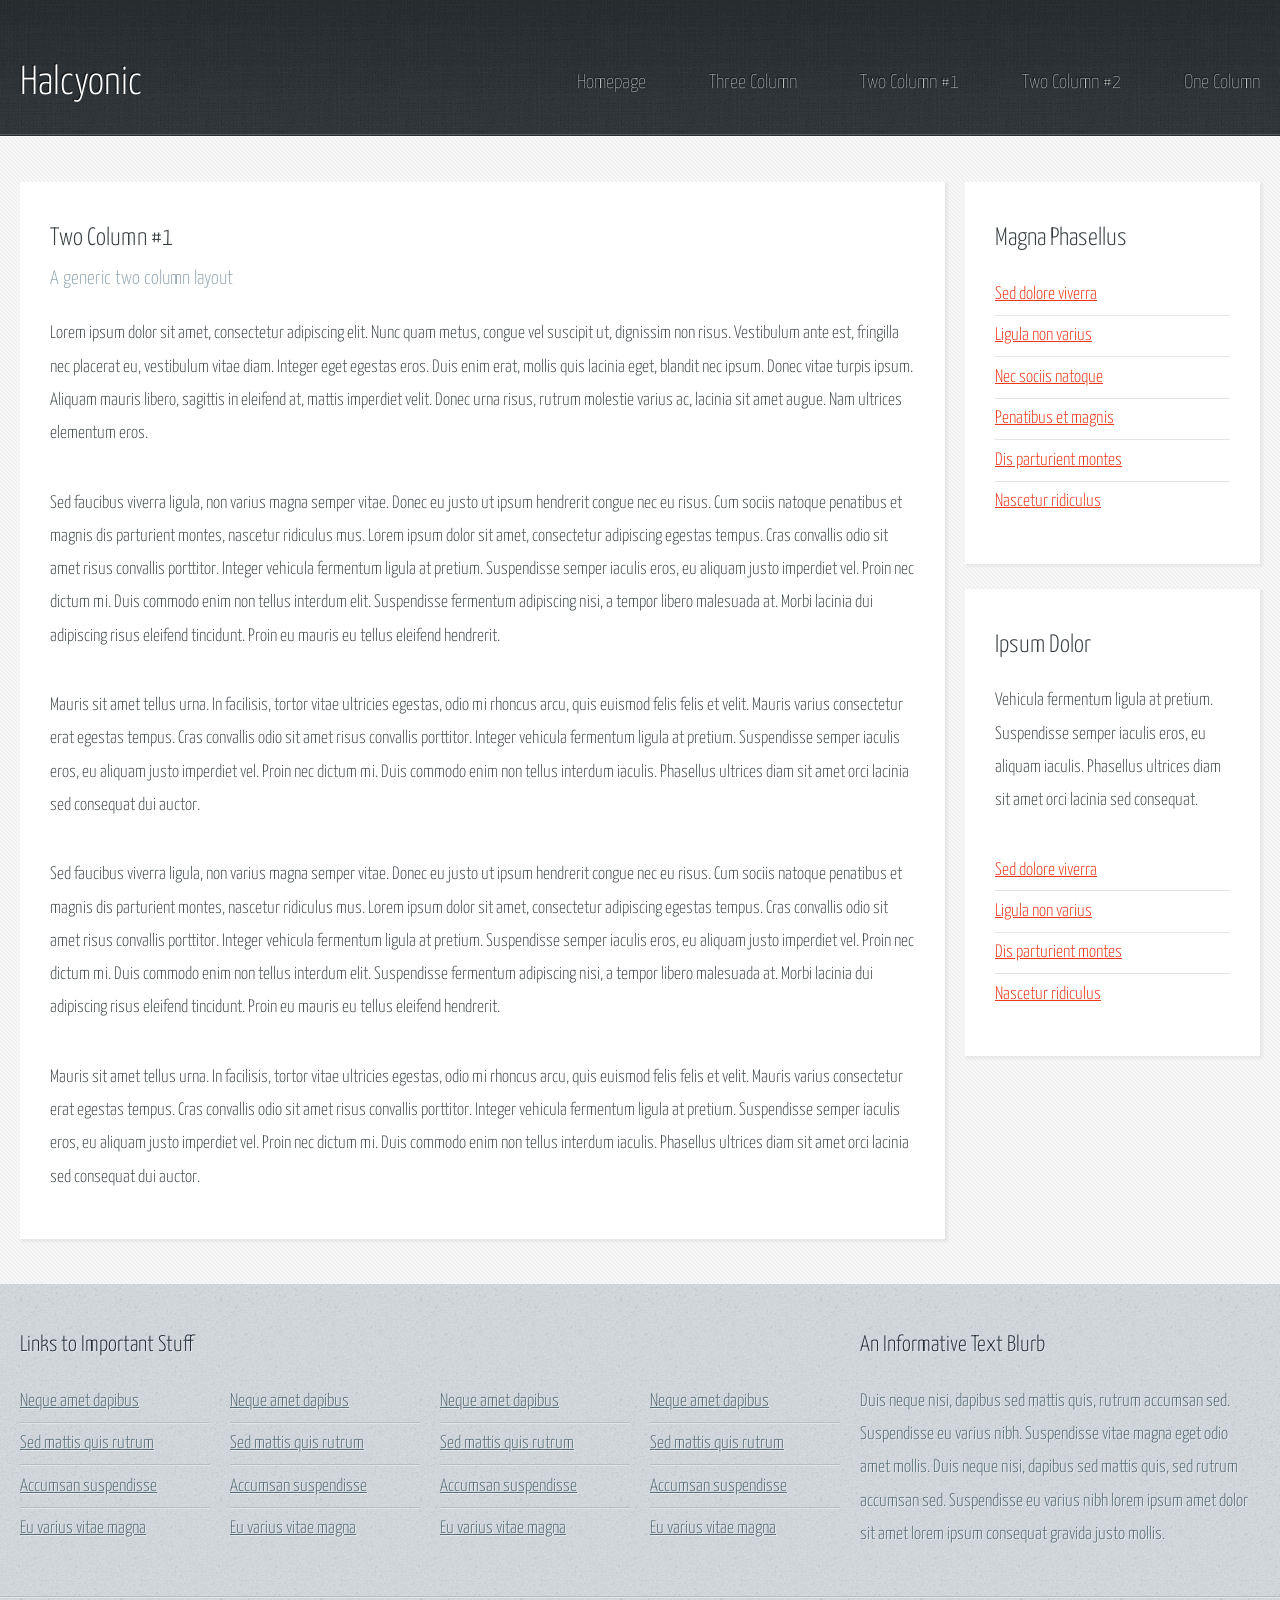
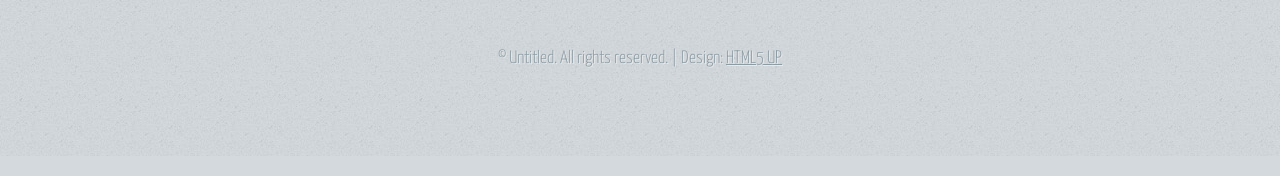
<file: twocolumn1.html>
<!DOCTYPE HTML>
<!--
	Halcyonic by HTML5 UP
	html5up.net | @ajlkn
	Free for personal and commercial use under the CCA 3.0 license (html5up.net/license)
-->
<html>
	<head>
		<title>Two Column 1 - Halcyonic by HTML5 UP</title>
		<meta charset="utf-8" />
		<meta name="viewport" content="width=device-width, initial-scale=1, user-scalable=no" />
		<link rel="stylesheet" href="assets/css/main.css" />
	</head>
	<body class="subpage">
		<div id="page-wrapper">

			<!-- Header -->
				<section id="header">
					<div class="container">
						<div class="row">
							<div class="col-12">

								<!-- Logo -->
									<h1><a href="index.html" id="logo">Halcyonic</a></h1>

								<!-- Nav -->
									<nav id="nav">
										<a href="index.html">Homepage</a>
										<a href="threecolumn.html">Three Column</a>
										<a href="twocolumn1.html">Two Column #1</a>
										<a href="twocolumn2.html">Two Column #2</a>
										<a href="onecolumn.html">One Column</a>
									</nav>

							</div>
						</div>
					</div>
				</section>

			<!-- Content -->
				<section id="content">
					<div class="container">
						<div class="row">
							<div class="col-9 col-12-medium">

								<!-- Main Content -->
									<section>
										<header>
											<h2>Two Column #1</h2>
											<h3>A generic two column layout</h3>
										</header>
										<p>
											Lorem ipsum dolor sit amet, consectetur adipiscing elit. Nunc quam metus, congue
											vel suscipit ut, dignissim non risus. Vestibulum ante est, fringilla nec placerat
											eu, vestibulum vitae diam. Integer eget egestas eros. Duis enim erat, mollis quis
											lacinia eget, blandit nec ipsum. Donec vitae turpis ipsum. Aliquam mauris libero,
											sagittis in eleifend at, mattis imperdiet velit. Donec urna risus, rutrum molestie
											varius ac, lacinia sit amet augue. Nam ultrices elementum eros.
										</p>
										<p>
											Sed faucibus viverra ligula, non varius magna semper vitae. Donec eu justo ut ipsum
											hendrerit congue nec eu risus. Cum sociis natoque penatibus et magnis dis parturient
											montes, nascetur ridiculus mus. Lorem ipsum dolor sit amet, consectetur adipiscing
											egestas tempus. Cras convallis odio sit amet risus convallis porttitor. Integer
											vehicula fermentum ligula at pretium. Suspendisse semper iaculis eros, eu aliquam
											justo imperdiet vel. Proin nec dictum mi. Duis commodo enim non tellus interdum
											elit. Suspendisse fermentum adipiscing nisi, a tempor libero malesuada at. Morbi
											lacinia dui adipiscing risus eleifend tincidunt. Proin eu mauris eu tellus eleifend
											hendrerit.
										</p>
										<p>
											Mauris sit amet tellus urna. In facilisis, tortor vitae ultricies egestas, odio
											mi rhoncus arcu, quis euismod felis felis et velit. Mauris varius consectetur erat
											egestas tempus. Cras convallis odio sit amet risus convallis porttitor. Integer
											vehicula fermentum ligula at pretium. Suspendisse semper iaculis eros, eu aliquam
											justo imperdiet vel. Proin nec dictum mi. Duis commodo enim non tellus interdum
											iaculis. Phasellus ultrices diam sit amet orci lacinia sed consequat dui auctor.
										</p>
										<p>
											Sed faucibus viverra ligula, non varius magna semper vitae. Donec eu justo ut ipsum
											hendrerit congue nec eu risus. Cum sociis natoque penatibus et magnis dis parturient
											montes, nascetur ridiculus mus. Lorem ipsum dolor sit amet, consectetur adipiscing
											egestas tempus. Cras convallis odio sit amet risus convallis porttitor. Integer
											vehicula fermentum ligula at pretium. Suspendisse semper iaculis eros, eu aliquam
											justo imperdiet vel. Proin nec dictum mi. Duis commodo enim non tellus interdum
											elit. Suspendisse fermentum adipiscing nisi, a tempor libero malesuada at. Morbi
											lacinia dui adipiscing risus eleifend tincidunt. Proin eu mauris eu tellus eleifend
											hendrerit.
										</p>
										<p>
											Mauris sit amet tellus urna. In facilisis, tortor vitae ultricies egestas, odio
											mi rhoncus arcu, quis euismod felis felis et velit. Mauris varius consectetur erat
											egestas tempus. Cras convallis odio sit amet risus convallis porttitor. Integer
											vehicula fermentum ligula at pretium. Suspendisse semper iaculis eros, eu aliquam
											justo imperdiet vel. Proin nec dictum mi. Duis commodo enim non tellus interdum
											iaculis. Phasellus ultrices diam sit amet orci lacinia sed consequat dui auctor.
										</p>
									</section>

							</div>
							<div class="col-3 col-12-medium">

								<!-- Sidebar -->
									<section>
										<header>
											<h2>Magna Phasellus</h2>
										</header>
										<ul class="link-list">
											<li><a href="#">Sed dolore viverra</a></li>
											<li><a href="#">Ligula non varius</a></li>
											<li><a href="#">Nec sociis natoque</a></li>
											<li><a href="#">Penatibus et magnis</a></li>
											<li><a href="#">Dis parturient montes</a></li>
											<li><a href="#">Nascetur ridiculus</a></li>
										</ul>
									</section>
									<section>
										<header>
											<h2>Ipsum Dolor</h2>
										</header>
										<p>
											Vehicula fermentum ligula at pretium. Suspendisse semper iaculis eros, eu aliquam
											iaculis. Phasellus ultrices diam sit amet orci lacinia sed consequat.
										</p>
										<ul class="link-list">
											<li><a href="#">Sed dolore viverra</a></li>
											<li><a href="#">Ligula non varius</a></li>
											<li><a href="#">Dis parturient montes</a></li>
											<li><a href="#">Nascetur ridiculus</a></li>
										</ul>
									</section>

							</div>
						</div>
					</div>
				</section>

			<!-- Footer -->
				<section id="footer">
					<div class="container">
						<div class="row">
							<div class="col-8 col-12-medium">

								<!-- Links -->
									<section>
										<h2>Links to Important Stuff</h2>
										<div>
											<div class="row">
												<div class="col-3 col-12-small">
													<ul class="link-list last-child">
														<li><a href="#">Neque amet dapibus</a></li>
														<li><a href="#">Sed mattis quis rutrum</a></li>
														<li><a href="#">Accumsan suspendisse</a></li>
														<li><a href="#">Eu varius vitae magna</a></li>
													</ul>
												</div>
												<div class="col-3 col-12-small">
													<ul class="link-list last-child">
														<li><a href="#">Neque amet dapibus</a></li>
														<li><a href="#">Sed mattis quis rutrum</a></li>
														<li><a href="#">Accumsan suspendisse</a></li>
														<li><a href="#">Eu varius vitae magna</a></li>
													</ul>
												</div>
												<div class="col-3 col-12-small">
													<ul class="link-list last-child">
														<li><a href="#">Neque amet dapibus</a></li>
														<li><a href="#">Sed mattis quis rutrum</a></li>
														<li><a href="#">Accumsan suspendisse</a></li>
														<li><a href="#">Eu varius vitae magna</a></li>
													</ul>
												</div>
												<div class="col-3 col-12-small">
													<ul class="link-list last-child">
														<li><a href="#">Neque amet dapibus</a></li>
														<li><a href="#">Sed mattis quis rutrum</a></li>
														<li><a href="#">Accumsan suspendisse</a></li>
														<li><a href="#">Eu varius vitae magna</a></li>
													</ul>
												</div>
											</div>
										</div>
									</section>

							</div>
							<div class="col-4 col-12-medium imp-medium">

								<!-- Blurb -->
									<section>
										<h2>An Informative Text Blurb</h2>
										<p>
											Duis neque nisi, dapibus sed mattis quis, rutrum accumsan sed. Suspendisse eu
											varius nibh. Suspendisse vitae magna eget odio amet mollis. Duis neque nisi,
											dapibus sed mattis quis, sed rutrum accumsan sed. Suspendisse eu varius nibh
											lorem ipsum amet dolor sit amet lorem ipsum consequat gravida justo mollis.
										</p>
									</section>

							</div>
						</div>
					</div>
				</section>

			<!-- Copyright -->
				<div id="copyright">
					&copy; Untitled. All rights reserved. | Design: <a href="http://html5up.net">HTML5 UP</a>
				</div>

		</div>

		<!-- Scripts -->
			<script src="assets/js/jquery.min.js"></script>
			<script src="assets/js/browser.min.js"></script>
			<script src="assets/js/breakpoints.min.js"></script>
			<script src="assets/js/util.js"></script>
			<script src="assets/js/main.js"></script>

	</body>
</html>
</file>
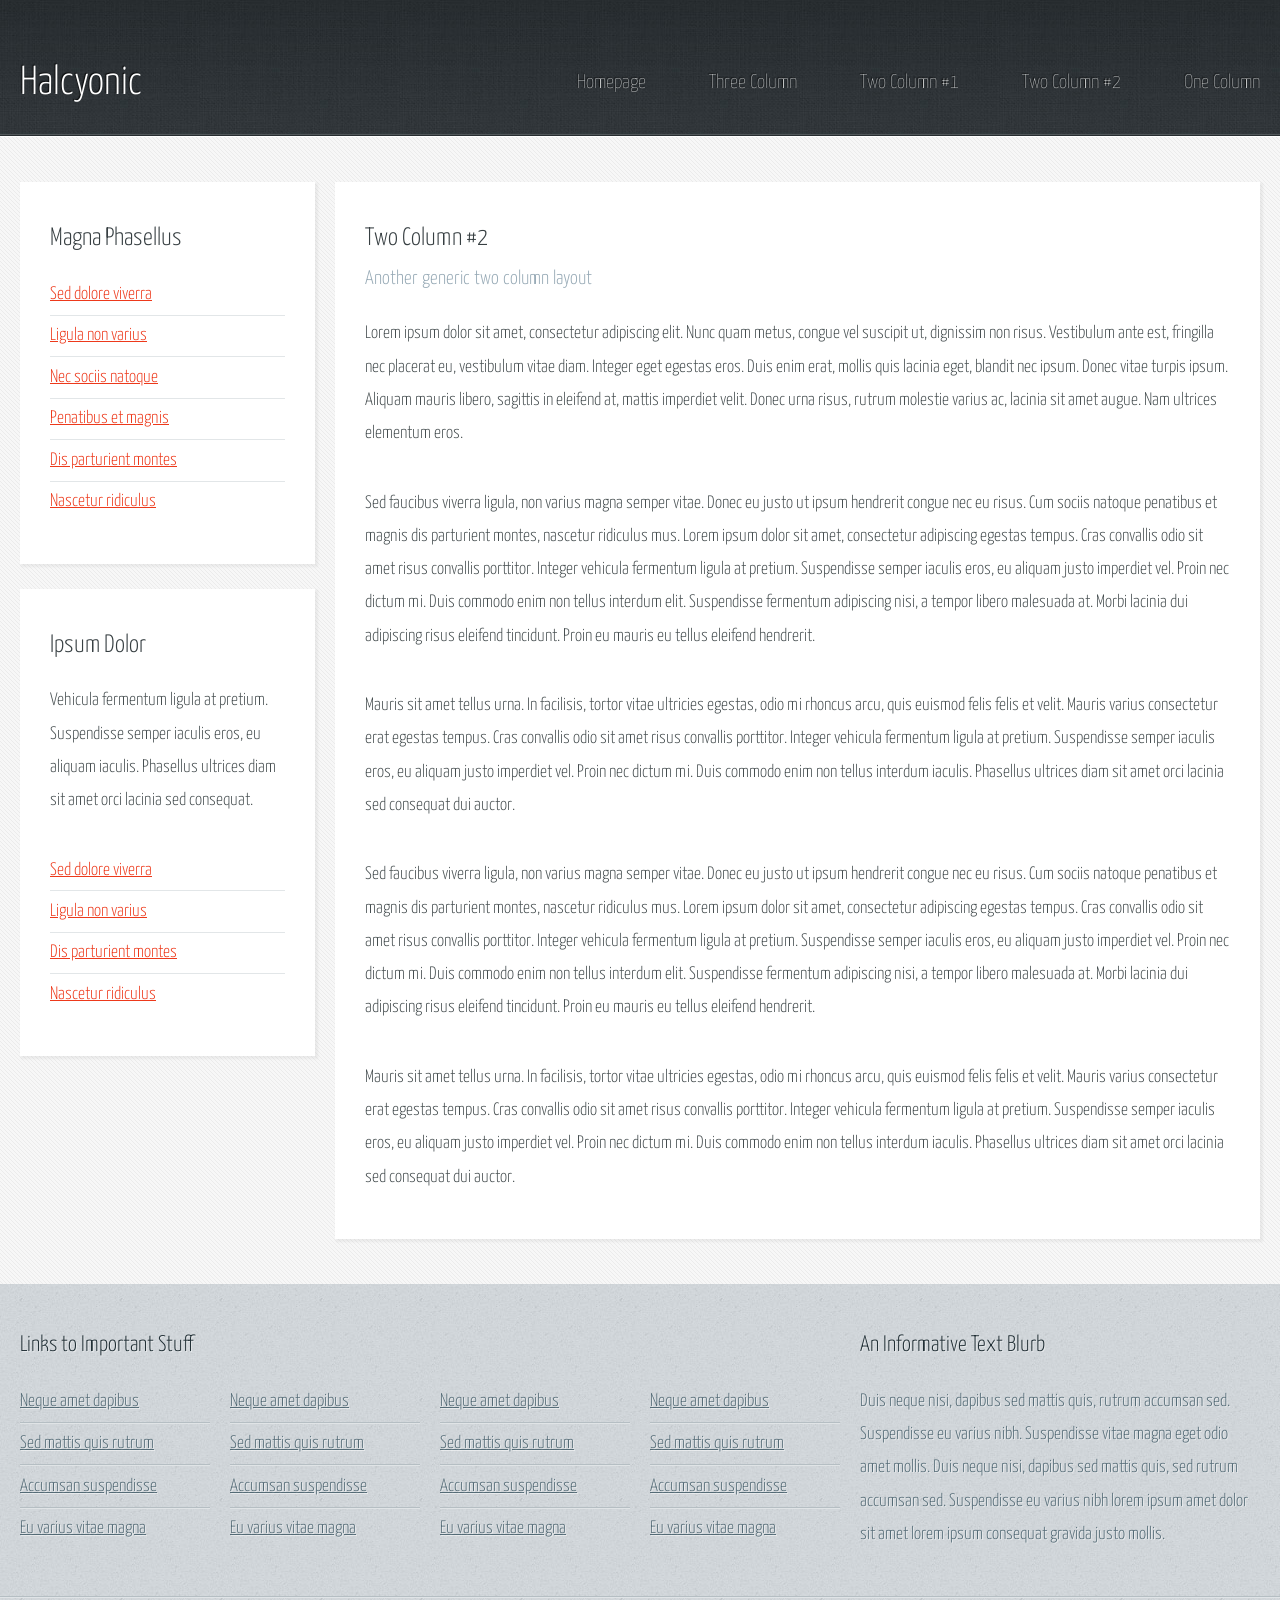
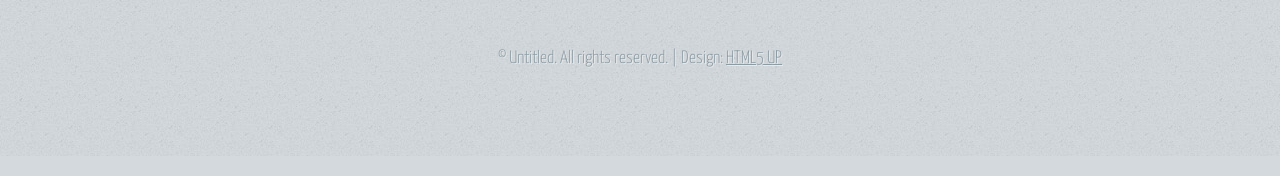
<file: twocolumn2.html>
<!DOCTYPE HTML>
<!--
	Halcyonic by HTML5 UP
	html5up.net | @ajlkn
	Free for personal and commercial use under the CCA 3.0 license (html5up.net/license)
-->
<html>
	<head>
		<title>Two Column 2 - Halcyonic by HTML5 UP</title>
		<meta charset="utf-8" />
		<meta name="viewport" content="width=device-width, initial-scale=1, user-scalable=no" />
		<link rel="stylesheet" href="assets/css/main.css" />
	</head>
	<body class="subpage">
		<div id="page-wrapper">

			<!-- Header -->
				<section id="header">
					<div class="container">
						<div class="row">
							<div class="col-12">

								<!-- Logo -->
									<h1><a href="index.html" id="logo">Halcyonic</a></h1>

								<!-- Nav -->
									<nav id="nav">
										<a href="index.html">Homepage</a>
										<a href="threecolumn.html">Three Column</a>
										<a href="twocolumn1.html">Two Column #1</a>
										<a href="twocolumn2.html">Two Column #2</a>
										<a href="onecolumn.html">One Column</a>
									</nav>

							</div>
						</div>
					</div>
				</section>

			<!-- Content -->
				<section id="content">
					<div class="container">
						<div class="row">
							<div class="col-3 col-12-medium">

								<!-- Sidebar -->
									<section>
										<header>
											<h2>Magna Phasellus</h2>
										</header>
										<ul class="link-list">
											<li><a href="#">Sed dolore viverra</a></li>
											<li><a href="#">Ligula non varius</a></li>
											<li><a href="#">Nec sociis natoque</a></li>
											<li><a href="#">Penatibus et magnis</a></li>
											<li><a href="#">Dis parturient montes</a></li>
											<li><a href="#">Nascetur ridiculus</a></li>
										</ul>
									</section>
									<section>
										<header>
											<h2>Ipsum Dolor</h2>
										</header>
										<p>
											Vehicula fermentum ligula at pretium. Suspendisse semper iaculis eros, eu aliquam
											iaculis. Phasellus ultrices diam sit amet orci lacinia sed consequat.
										</p>
										<ul class="link-list">
											<li><a href="#">Sed dolore viverra</a></li>
											<li><a href="#">Ligula non varius</a></li>
											<li><a href="#">Dis parturient montes</a></li>
											<li><a href="#">Nascetur ridiculus</a></li>
										</ul>
									</section>

							</div>
							<div class="col-9 col-12-medium imp-medium">

								<!-- Main Content -->
									<section>
										<header>
											<h2>Two Column #2</h2>
											<h3>Another generic two column layout</h3>
										</header>
										<p>
											Lorem ipsum dolor sit amet, consectetur adipiscing elit. Nunc quam metus, congue
											vel suscipit ut, dignissim non risus. Vestibulum ante est, fringilla nec placerat
											eu, vestibulum vitae diam. Integer eget egestas eros. Duis enim erat, mollis quis
											lacinia eget, blandit nec ipsum. Donec vitae turpis ipsum. Aliquam mauris libero,
											sagittis in eleifend at, mattis imperdiet velit. Donec urna risus, rutrum molestie
											varius ac, lacinia sit amet augue. Nam ultrices elementum eros.
										</p>
										<p>
											Sed faucibus viverra ligula, non varius magna semper vitae. Donec eu justo ut ipsum
											hendrerit congue nec eu risus. Cum sociis natoque penatibus et magnis dis parturient
											montes, nascetur ridiculus mus. Lorem ipsum dolor sit amet, consectetur adipiscing
											egestas tempus. Cras convallis odio sit amet risus convallis porttitor. Integer
											vehicula fermentum ligula at pretium. Suspendisse semper iaculis eros, eu aliquam
											justo imperdiet vel. Proin nec dictum mi. Duis commodo enim non tellus interdum
											elit. Suspendisse fermentum adipiscing nisi, a tempor libero malesuada at. Morbi
											lacinia dui adipiscing risus eleifend tincidunt. Proin eu mauris eu tellus eleifend
											hendrerit.
										</p>
										<p>
											Mauris sit amet tellus urna. In facilisis, tortor vitae ultricies egestas, odio
											mi rhoncus arcu, quis euismod felis felis et velit. Mauris varius consectetur erat
											egestas tempus. Cras convallis odio sit amet risus convallis porttitor. Integer
											vehicula fermentum ligula at pretium. Suspendisse semper iaculis eros, eu aliquam
											justo imperdiet vel. Proin nec dictum mi. Duis commodo enim non tellus interdum
											iaculis. Phasellus ultrices diam sit amet orci lacinia sed consequat dui auctor.
										</p>
										<p>
											Sed faucibus viverra ligula, non varius magna semper vitae. Donec eu justo ut ipsum
											hendrerit congue nec eu risus. Cum sociis natoque penatibus et magnis dis parturient
											montes, nascetur ridiculus mus. Lorem ipsum dolor sit amet, consectetur adipiscing
											egestas tempus. Cras convallis odio sit amet risus convallis porttitor. Integer
											vehicula fermentum ligula at pretium. Suspendisse semper iaculis eros, eu aliquam
											justo imperdiet vel. Proin nec dictum mi. Duis commodo enim non tellus interdum
											elit. Suspendisse fermentum adipiscing nisi, a tempor libero malesuada at. Morbi
											lacinia dui adipiscing risus eleifend tincidunt. Proin eu mauris eu tellus eleifend
											hendrerit.
										</p>
										<p>
											Mauris sit amet tellus urna. In facilisis, tortor vitae ultricies egestas, odio
											mi rhoncus arcu, quis euismod felis felis et velit. Mauris varius consectetur erat
											egestas tempus. Cras convallis odio sit amet risus convallis porttitor. Integer
											vehicula fermentum ligula at pretium. Suspendisse semper iaculis eros, eu aliquam
											justo imperdiet vel. Proin nec dictum mi. Duis commodo enim non tellus interdum
											iaculis. Phasellus ultrices diam sit amet orci lacinia sed consequat dui auctor.
										</p>
									</section>

							</div>
						</div>
					</div>
				</section>

			<!-- Footer -->
				<section id="footer">
					<div class="container">
						<div class="row">
							<div class="col-8 col-12-medium">

								<!-- Links -->
									<section>
										<h2>Links to Important Stuff</h2>
										<div>
											<div class="row">
												<div class="col-3 col-12-small">
													<ul class="link-list last-child">
														<li><a href="#">Neque amet dapibus</a></li>
														<li><a href="#">Sed mattis quis rutrum</a></li>
														<li><a href="#">Accumsan suspendisse</a></li>
														<li><a href="#">Eu varius vitae magna</a></li>
													</ul>
												</div>
												<div class="col-3 col-12-small">
													<ul class="link-list last-child">
														<li><a href="#">Neque amet dapibus</a></li>
														<li><a href="#">Sed mattis quis rutrum</a></li>
														<li><a href="#">Accumsan suspendisse</a></li>
														<li><a href="#">Eu varius vitae magna</a></li>
													</ul>
												</div>
												<div class="col-3 col-12-small">
													<ul class="link-list last-child">
														<li><a href="#">Neque amet dapibus</a></li>
														<li><a href="#">Sed mattis quis rutrum</a></li>
														<li><a href="#">Accumsan suspendisse</a></li>
														<li><a href="#">Eu varius vitae magna</a></li>
													</ul>
												</div>
												<div class="col-3 col-12-small">
													<ul class="link-list last-child">
														<li><a href="#">Neque amet dapibus</a></li>
														<li><a href="#">Sed mattis quis rutrum</a></li>
														<li><a href="#">Accumsan suspendisse</a></li>
														<li><a href="#">Eu varius vitae magna</a></li>
													</ul>
												</div>
											</div>
										</div>
									</section>

							</div>
							<div class="col-4 col-12-medium imp-medium">

								<!-- Blurb -->
									<section>
										<h2>An Informative Text Blurb</h2>
										<p>
											Duis neque nisi, dapibus sed mattis quis, rutrum accumsan sed. Suspendisse eu
											varius nibh. Suspendisse vitae magna eget odio amet mollis. Duis neque nisi,
											dapibus sed mattis quis, sed rutrum accumsan sed. Suspendisse eu varius nibh
											lorem ipsum amet dolor sit amet lorem ipsum consequat gravida justo mollis.
										</p>
									</section>

							</div>
						</div>
					</div>
				</section>

			<!-- Copyright -->
				<div id="copyright">
					&copy; Untitled. All rights reserved. | Design: <a href="http://html5up.net">HTML5 UP</a>
				</div>

		</div>

		<!-- Scripts -->
			<script src="assets/js/jquery.min.js"></script>
			<script src="assets/js/browser.min.js"></script>
			<script src="assets/js/breakpoints.min.js"></script>
			<script src="assets/js/util.js"></script>
			<script src="assets/js/main.js"></script>

	</body>
</html>
</file>
<file: assets/css/main.css>
@import url("https://fonts.googleapis.com/css?family=Yanone+Kaffeesatz:400,300,200");

/*
	Halcyonic by HTML5 UP
	html5up.net | @ajlkn
	Free for personal and commercial use under the CCA 3.0 license (html5up.net/license)
*/

html, body, div, span, applet, object,
iframe, h1, h2, h3, h4, h5, h6, p, blockquote,
pre, a, abbr, acronym, address, big, cite,
code, del, dfn, em, img, ins, kbd, q, s, samp,
small, strike, strong, sub, sup, tt, var, b,
u, i, center, dl, dt, dd, ol, ul, li, fieldset,
form, label, legend, table, caption, tbody,
tfoot, thead, tr, th, td, article, aside,
canvas, details, embed, figure, figcaption,
footer, header, hgroup, menu, nav, output, ruby,
section, summary, time, mark, audio, video {
	margin: 0;
	padding: 0;
	border: 0;
	font-size: 100%;
	font: inherit;
	vertical-align: baseline;}

article, aside, details, figcaption, figure,
footer, header, hgroup, menu, nav, section {
	display: block;}

body {
	line-height: 1;
}

ol, ul {
	list-style: none;
}

blockquote, q {
	quotes: none;
}

	blockquote:before, blockquote:after, q:before, q:after {
		content: '';
		content: none;
	}

table {
	border-collapse: collapse;
	border-spacing: 0;
}

body {
	-webkit-text-size-adjust: none;
}

mark {
	background-color: transparent;
	color: inherit;
}

input::-moz-focus-inner {
	border: 0;
	padding: 0;
}

input, select, textarea {
	-moz-appearance: none;
	-webkit-appearance: none;
	-ms-appearance: none;
	appearance: none;
}

/* Basic */

	html {
		box-sizing: border-box;
	}

	*, *:before, *:after {
		box-sizing: inherit;
	}

	body {
		background: #D4D9DD url("images/bg03.jpg");
		color: #474f51;
		font-size: 13.5pt;
		font-family: 'Yanone Kaffeesatz';
		line-height: 1.85em;
		font-weight: 300;
	}

	input, textarea, select {
		color: #474f51;
		font-size: 13.5pt;
		font-family: 'Yanone Kaffeesatz';
		line-height: 1.85em;
		font-weight: 300;
	}

	ul, ol, p, dl {
		margin: 0 0 2em 0;
	}

	a {
		text-decoration: underline;
	}

		a:hover {
			text-decoration: none;
		}

	section > :last-child,
	section:last-child,
	.last-child {
		margin-bottom: 0 !important;
	}

/* Container */

	.container {
		margin: 0 auto;
		max-width: 100%;
		width: 1200px;
	}

		@media screen and (max-width: 1680px) {

			.container {
				width: 1200px;
			}

		}

		@media screen and (max-width: 1280px) {

			.container {
				width: calc(100% - 40px);
			}

		}

		@media screen and (max-width: 980px) {

			.container {
				width: calc(100% - 50px);
			}

		}

		@media screen and (max-width: 736px) {

			.container {
				width: calc(100% - 40px);
			}

		}

/* Row */

	.row {
		display: flex;
		flex-wrap: wrap;
		box-sizing: border-box;
		align-items: stretch;
	}

		.row > * {
			box-sizing: border-box;
		}

		.row.gtr-uniform > * > :last-child {
			margin-bottom: 0;
		}

		.row.aln-left {
			justify-content: flex-start;
		}

		.row.aln-center {
			justify-content: center;
		}

		.row.aln-right {
			justify-content: flex-end;
		}

		.row.aln-top {
			align-items: flex-start;
		}

		.row.aln-middle {
			align-items: center;
		}

		.row.aln-bottom {
			align-items: flex-end;
		}

		.row > .imp {
			order: -1;
		}

		.row > .col-1 {
			width: 8.33333%;
		}

		.row > .off-1 {
			margin-left: 8.33333%;
		}

		.row > .col-2 {
			width: 16.66667%;
		}

		.row > .off-2 {
			margin-left: 16.66667%;
		}

		.row > .col-3 {
			width: 25%;
		}

		.row > .off-3 {
			margin-left: 25%;
		}

		.row > .col-4 {
			width: 33.33333%;
		}

		.row > .off-4 {
			margin-left: 33.33333%;
		}

		.row > .col-5 {
			width: 41.66667%;
		}

		.row > .off-5 {
			margin-left: 41.66667%;
		}

		.row > .col-6 {
			width: 50%;
		}

		.row > .off-6 {
			margin-left: 50%;
		}

		.row > .col-7 {
			width: 58.33333%;
		}

		.row > .off-7 {
			margin-left: 58.33333%;
		}

		.row > .col-8 {
			width: 66.66667%;
		}

		.row > .off-8 {
			margin-left: 66.66667%;
		}

		.row > .col-9 {
			width: 75%;
		}

		.row > .off-9 {
			margin-left: 75%;
		}

		.row > .col-10 {
			width: 83.33333%;
		}

		.row > .off-10 {
			margin-left: 83.33333%;
		}

		.row > .col-11 {
			width: 91.66667%;
		}

		.row > .off-11 {
			margin-left: 91.66667%;
		}

		.row > .col-12 {
			width: 100%;
		}

		.row > .off-12 {
			margin-left: 100%;
		}

		.row.gtr-0 {
			margin-top: 0px;
			margin-left: 0px;
		}

			.row.gtr-0 > * {
				padding: 0px 0 0 0px;
			}

			.row.gtr-0.gtr-uniform {
				margin-top: 0px;
			}

				.row.gtr-0.gtr-uniform > * {
					padding-top: 0px;
				}

		.row.gtr-25 {
			margin-top: -6.25px;
			margin-left: -6.25px;
		}

			.row.gtr-25 > * {
				padding: 6.25px 0 0 6.25px;
			}

			.row.gtr-25.gtr-uniform {
				margin-top: -6.25px;
			}

				.row.gtr-25.gtr-uniform > * {
					padding-top: 6.25px;
				}

		.row.gtr-50 {
			margin-top: -12.5px;
			margin-left: -12.5px;
		}

			.row.gtr-50 > * {
				padding: 12.5px 0 0 12.5px;
			}

			.row.gtr-50.gtr-uniform {
				margin-top: -12.5px;
			}

				.row.gtr-50.gtr-uniform > * {
					padding-top: 12.5px;
				}

		.row {
			margin-top: -25px;
			margin-left: -25px;
		}

			.row > * {
				padding: 25px 0 0 25px;
			}

			.row.gtr-uniform {
				margin-top: -25px;
			}

				.row.gtr-uniform > * {
					padding-top: 25px;
				}

		.row.gtr-150 {
			margin-top: -37.5px;
			margin-left: -37.5px;
		}

			.row.gtr-150 > * {
				padding: 37.5px 0 0 37.5px;
			}

			.row.gtr-150.gtr-uniform {
				margin-top: -37.5px;
			}

				.row.gtr-150.gtr-uniform > * {
					padding-top: 37.5px;
				}

		.row.gtr-200 {
			margin-top: -50px;
			margin-left: -50px;
		}

			.row.gtr-200 > * {
				padding: 50px 0 0 50px;
			}

			.row.gtr-200.gtr-uniform {
				margin-top: -50px;
			}

				.row.gtr-200.gtr-uniform > * {
					padding-top: 50px;
				}

		@media screen and (max-width: 1680px) {

			.row {
				display: flex;
				flex-wrap: wrap;
				box-sizing: border-box;
				align-items: stretch;
			}

				.row > * {
					box-sizing: border-box;
				}

				.row.gtr-uniform > * > :last-child {
					margin-bottom: 0;
				}

				.row.aln-left {
					justify-content: flex-start;
				}

				.row.aln-center {
					justify-content: center;
				}

				.row.aln-right {
					justify-content: flex-end;
				}

				.row.aln-top {
					align-items: flex-start;
				}

				.row.aln-middle {
					align-items: center;
				}

				.row.aln-bottom {
					align-items: flex-end;
				}

				.row > .imp-xlarge {
					order: -1;
				}

				.row > .col-1-xlarge {
					width: 8.33333%;
				}

				.row > .off-1-xlarge {
					margin-left: 8.33333%;
				}

				.row > .col-2-xlarge {
					width: 16.66667%;
				}

				.row > .off-2-xlarge {
					margin-left: 16.66667%;
				}

				.row > .col-3-xlarge {
					width: 25%;
				}

				.row > .off-3-xlarge {
					margin-left: 25%;
				}

				.row > .col-4-xlarge {
					width: 33.33333%;
				}

				.row > .off-4-xlarge {
					margin-left: 33.33333%;
				}

				.row > .col-5-xlarge {
					width: 41.66667%;
				}

				.row > .off-5-xlarge {
					margin-left: 41.66667%;
				}

				.row > .col-6-xlarge {
					width: 50%;
				}

				.row > .off-6-xlarge {
					margin-left: 50%;
				}

				.row > .col-7-xlarge {
					width: 58.33333%;
				}

				.row > .off-7-xlarge {
					margin-left: 58.33333%;
				}

				.row > .col-8-xlarge {
					width: 66.66667%;
				}

				.row > .off-8-xlarge {
					margin-left: 66.66667%;
				}

				.row > .col-9-xlarge {
					width: 75%;
				}

				.row > .off-9-xlarge {
					margin-left: 75%;
				}

				.row > .col-10-xlarge {
					width: 83.33333%;
				}

				.row > .off-10-xlarge {
					margin-left: 83.33333%;
				}

				.row > .col-11-xlarge {
					width: 91.66667%;
				}

				.row > .off-11-xlarge {
					margin-left: 91.66667%;
				}

				.row > .col-12-xlarge {
					width: 100%;
				}

				.row > .off-12-xlarge {
					margin-left: 100%;
				}

				.row.gtr-0 {
					margin-top: 0px;
					margin-left: 0px;
				}

					.row.gtr-0 > * {
						padding: 0px 0 0 0px;
					}

					.row.gtr-0.gtr-uniform {
						margin-top: 0px;
					}

						.row.gtr-0.gtr-uniform > * {
							padding-top: 0px;
						}

				.row.gtr-25 {
					margin-top: -6.25px;
					margin-left: -6.25px;
				}

					.row.gtr-25 > * {
						padding: 6.25px 0 0 6.25px;
					}

					.row.gtr-25.gtr-uniform {
						margin-top: -6.25px;
					}

						.row.gtr-25.gtr-uniform > * {
							padding-top: 6.25px;
						}

				.row.gtr-50 {
					margin-top: -12.5px;
					margin-left: -12.5px;
				}

					.row.gtr-50 > * {
						padding: 12.5px 0 0 12.5px;
					}

					.row.gtr-50.gtr-uniform {
						margin-top: -12.5px;
					}

						.row.gtr-50.gtr-uniform > * {
							padding-top: 12.5px;
						}

				.row {
					margin-top: -25px;
					margin-left: -25px;
				}

					.row > * {
						padding: 25px 0 0 25px;
					}

					.row.gtr-uniform {
						margin-top: -25px;
					}

						.row.gtr-uniform > * {
							padding-top: 25px;
						}

				.row.gtr-150 {
					margin-top: -37.5px;
					margin-left: -37.5px;
				}

					.row.gtr-150 > * {
						padding: 37.5px 0 0 37.5px;
					}

					.row.gtr-150.gtr-uniform {
						margin-top: -37.5px;
					}

						.row.gtr-150.gtr-uniform > * {
							padding-top: 37.5px;
						}

				.row.gtr-200 {
					margin-top: -50px;
					margin-left: -50px;
				}

					.row.gtr-200 > * {
						padding: 50px 0 0 50px;
					}

					.row.gtr-200.gtr-uniform {
						margin-top: -50px;
					}

						.row.gtr-200.gtr-uniform > * {
							padding-top: 50px;
						}

		}

		@media screen and (max-width: 1280px) {

			.row {
				display: flex;
				flex-wrap: wrap;
				box-sizing: border-box;
				align-items: stretch;
			}

				.row > * {
					box-sizing: border-box;
				}

				.row.gtr-uniform > * > :last-child {
					margin-bottom: 0;
				}

				.row.aln-left {
					justify-content: flex-start;
				}

				.row.aln-center {
					justify-content: center;
				}

				.row.aln-right {
					justify-content: flex-end;
				}

				.row.aln-top {
					align-items: flex-start;
				}

				.row.aln-middle {
					align-items: center;
				}

				.row.aln-bottom {
					align-items: flex-end;
				}

				.row > .imp-large {
					order: -1;
				}

				.row > .col-1-large {
					width: 8.33333%;
				}

				.row > .off-1-large {
					margin-left: 8.33333%;
				}

				.row > .col-2-large {
					width: 16.66667%;
				}

				.row > .off-2-large {
					margin-left: 16.66667%;
				}

				.row > .col-3-large {
					width: 25%;
				}

				.row > .off-3-large {
					margin-left: 25%;
				}

				.row > .col-4-large {
					width: 33.33333%;
				}

				.row > .off-4-large {
					margin-left: 33.33333%;
				}

				.row > .col-5-large {
					width: 41.66667%;
				}

				.row > .off-5-large {
					margin-left: 41.66667%;
				}

				.row > .col-6-large {
					width: 50%;
				}

				.row > .off-6-large {
					margin-left: 50%;
				}

				.row > .col-7-large {
					width: 58.33333%;
				}

				.row > .off-7-large {
					margin-left: 58.33333%;
				}

				.row > .col-8-large {
					width: 66.66667%;
				}

				.row > .off-8-large {
					margin-left: 66.66667%;
				}

				.row > .col-9-large {
					width: 75%;
				}

				.row > .off-9-large {
					margin-left: 75%;
				}

				.row > .col-10-large {
					width: 83.33333%;
				}

				.row > .off-10-large {
					margin-left: 83.33333%;
				}

				.row > .col-11-large {
					width: 91.66667%;
				}

				.row > .off-11-large {
					margin-left: 91.66667%;
				}

				.row > .col-12-large {
					width: 100%;
				}

				.row > .off-12-large {
					margin-left: 100%;
				}

				.row.gtr-0 {
					margin-top: 0px;
					margin-left: 0px;
				}

					.row.gtr-0 > * {
						padding: 0px 0 0 0px;
					}

					.row.gtr-0.gtr-uniform {
						margin-top: 0px;
					}

						.row.gtr-0.gtr-uniform > * {
							padding-top: 0px;
						}

				.row.gtr-25 {
					margin-top: -5px;
					margin-left: -5px;
				}

					.row.gtr-25 > * {
						padding: 5px 0 0 5px;
					}

					.row.gtr-25.gtr-uniform {
						margin-top: -5px;
					}

						.row.gtr-25.gtr-uniform > * {
							padding-top: 5px;
						}

				.row.gtr-50 {
					margin-top: -10px;
					margin-left: -10px;
				}

					.row.gtr-50 > * {
						padding: 10px 0 0 10px;
					}

					.row.gtr-50.gtr-uniform {
						margin-top: -10px;
					}

						.row.gtr-50.gtr-uniform > * {
							padding-top: 10px;
						}

				.row {
					margin-top: -20px;
					margin-left: -20px;
				}

					.row > * {
						padding: 20px 0 0 20px;
					}

					.row.gtr-uniform {
						margin-top: -20px;
					}

						.row.gtr-uniform > * {
							padding-top: 20px;
						}

				.row.gtr-150 {
					margin-top: -30px;
					margin-left: -30px;
				}

					.row.gtr-150 > * {
						padding: 30px 0 0 30px;
					}

					.row.gtr-150.gtr-uniform {
						margin-top: -30px;
					}

						.row.gtr-150.gtr-uniform > * {
							padding-top: 30px;
						}

				.row.gtr-200 {
					margin-top: -40px;
					margin-left: -40px;
				}

					.row.gtr-200 > * {
						padding: 40px 0 0 40px;
					}

					.row.gtr-200.gtr-uniform {
						margin-top: -40px;
					}

						.row.gtr-200.gtr-uniform > * {
							padding-top: 40px;
						}

		}

		@media screen and (max-width: 980px) {

			.row {
				display: flex;
				flex-wrap: wrap;
				box-sizing: border-box;
				align-items: stretch;
			}

				.row > * {
					box-sizing: border-box;
				}

				.row.gtr-uniform > * > :last-child {
					margin-bottom: 0;
				}

				.row.aln-left {
					justify-content: flex-start;
				}

				.row.aln-center {
					justify-content: center;
				}

				.row.aln-right {
					justify-content: flex-end;
				}

				.row.aln-top {
					align-items: flex-start;
				}

				.row.aln-middle {
					align-items: center;
				}

				.row.aln-bottom {
					align-items: flex-end;
				}

				.row > .imp-medium {
					order: -1;
				}

				.row > .col-1-medium {
					width: 8.33333%;
				}

				.row > .off-1-medium {
					margin-left: 8.33333%;
				}

				.row > .col-2-medium {
					width: 16.66667%;
				}

				.row > .off-2-medium {
					margin-left: 16.66667%;
				}

				.row > .col-3-medium {
					width: 25%;
				}

				.row > .off-3-medium {
					margin-left: 25%;
				}

				.row > .col-4-medium {
					width: 33.33333%;
				}

				.row > .off-4-medium {
					margin-left: 33.33333%;
				}

				.row > .col-5-medium {
					width: 41.66667%;
				}

				.row > .off-5-medium {
					margin-left: 41.66667%;
				}

				.row > .col-6-medium {
					width: 50%;
				}

				.row > .off-6-medium {
					margin-left: 50%;
				}

				.row > .col-7-medium {
					width: 58.33333%;
				}

				.row > .off-7-medium {
					margin-left: 58.33333%;
				}

				.row > .col-8-medium {
					width: 66.66667%;
				}

				.row > .off-8-medium {
					margin-left: 66.66667%;
				}

				.row > .col-9-medium {
					width: 75%;
				}

				.row > .off-9-medium {
					margin-left: 75%;
				}

				.row > .col-10-medium {
					width: 83.33333%;
				}

				.row > .off-10-medium {
					margin-left: 83.33333%;
				}

				.row > .col-11-medium {
					width: 91.66667%;
				}

				.row > .off-11-medium {
					margin-left: 91.66667%;
				}

				.row > .col-12-medium {
					width: 100%;
				}

				.row > .off-12-medium {
					margin-left: 100%;
				}

				.row.gtr-0 {
					margin-top: 0px;
					margin-left: 0px;
				}

					.row.gtr-0 > * {
						padding: 0px 0 0 0px;
					}

					.row.gtr-0.gtr-uniform {
						margin-top: 0px;
					}

						.row.gtr-0.gtr-uniform > * {
							padding-top: 0px;
						}

				.row.gtr-25 {
					margin-top: -6.25px;
					margin-left: -6.25px;
				}

					.row.gtr-25 > * {
						padding: 6.25px 0 0 6.25px;
					}

					.row.gtr-25.gtr-uniform {
						margin-top: -6.25px;
					}

						.row.gtr-25.gtr-uniform > * {
							padding-top: 6.25px;
						}

				.row.gtr-50 {
					margin-top: -12.5px;
					margin-left: -12.5px;
				}

					.row.gtr-50 > * {
						padding: 12.5px 0 0 12.5px;
					}

					.row.gtr-50.gtr-uniform {
						margin-top: -12.5px;
					}

						.row.gtr-50.gtr-uniform > * {
							padding-top: 12.5px;
						}

				.row {
					margin-top: -25px;
					margin-left: -25px;
				}

					.row > * {
						padding: 25px 0 0 25px;
					}

					.row.gtr-uniform {
						margin-top: -25px;
					}

						.row.gtr-uniform > * {
							padding-top: 25px;
						}

				.row.gtr-150 {
					margin-top: -37.5px;
					margin-left: -37.5px;
				}

					.row.gtr-150 > * {
						padding: 37.5px 0 0 37.5px;
					}

					.row.gtr-150.gtr-uniform {
						margin-top: -37.5px;
					}

						.row.gtr-150.gtr-uniform > * {
							padding-top: 37.5px;
						}

				.row.gtr-200 {
					margin-top: -50px;
					margin-left: -50px;
				}

					.row.gtr-200 > * {
						padding: 50px 0 0 50px;
					}

					.row.gtr-200.gtr-uniform {
						margin-top: -50px;
					}

						.row.gtr-200.gtr-uniform > * {
							padding-top: 50px;
						}

		}

		@media screen and (max-width: 736px) {

			.row {
				display: flex;
				flex-wrap: wrap;
				box-sizing: border-box;
				align-items: stretch;
			}

				.row > * {
					box-sizing: border-box;
				}

				.row.gtr-uniform > * > :last-child {
					margin-bottom: 0;
				}

				.row.aln-left {
					justify-content: flex-start;
				}

				.row.aln-center {
					justify-content: center;
				}

				.row.aln-right {
					justify-content: flex-end;
				}

				.row.aln-top {
					align-items: flex-start;
				}

				.row.aln-middle {
					align-items: center;
				}

				.row.aln-bottom {
					align-items: flex-end;
				}

				.row > .imp-small {
					order: -1;
				}

				.row > .col-1-small {
					width: 8.33333%;
				}

				.row > .off-1-small {
					margin-left: 8.33333%;
				}

				.row > .col-2-small {
					width: 16.66667%;
				}

				.row > .off-2-small {
					margin-left: 16.66667%;
				}

				.row > .col-3-small {
					width: 25%;
				}

				.row > .off-3-small {
					margin-left: 25%;
				}

				.row > .col-4-small {
					width: 33.33333%;
				}

				.row > .off-4-small {
					margin-left: 33.33333%;
				}

				.row > .col-5-small {
					width: 41.66667%;
				}

				.row > .off-5-small {
					margin-left: 41.66667%;
				}

				.row > .col-6-small {
					width: 50%;
				}

				.row > .off-6-small {
					margin-left: 50%;
				}

				.row > .col-7-small {
					width: 58.33333%;
				}

				.row > .off-7-small {
					margin-left: 58.33333%;
				}

				.row > .col-8-small {
					width: 66.66667%;
				}

				.row > .off-8-small {
					margin-left: 66.66667%;
				}

				.row > .col-9-small {
					width: 75%;
				}

				.row > .off-9-small {
					margin-left: 75%;
				}

				.row > .col-10-small {
					width: 83.33333%;
				}

				.row > .off-10-small {
					margin-left: 83.33333%;
				}

				.row > .col-11-small {
					width: 91.66667%;
				}

				.row > .off-11-small {
					margin-left: 91.66667%;
				}

				.row > .col-12-small {
					width: 100%;
				}

				.row > .off-12-small {
					margin-left: 100%;
				}

				.row.gtr-0 {
					margin-top: 0px;
					margin-left: 0px;
				}

					.row.gtr-0 > * {
						padding: 0px 0 0 0px;
					}

					.row.gtr-0.gtr-uniform {
						margin-top: 0px;
					}

						.row.gtr-0.gtr-uniform > * {
							padding-top: 0px;
						}

				.row.gtr-25 {
					margin-top: -5px;
					margin-left: -5px;
				}

					.row.gtr-25 > * {
						padding: 5px 0 0 5px;
					}

					.row.gtr-25.gtr-uniform {
						margin-top: -5px;
					}

						.row.gtr-25.gtr-uniform > * {
							padding-top: 5px;
						}

				.row.gtr-50 {
					margin-top: -10px;
					margin-left: -10px;
				}

					.row.gtr-50 > * {
						padding: 10px 0 0 10px;
					}

					.row.gtr-50.gtr-uniform {
						margin-top: -10px;
					}

						.row.gtr-50.gtr-uniform > * {
							padding-top: 10px;
						}

				.row {
					margin-top: -20px;
					margin-left: -20px;
				}

					.row > * {
						padding: 20px 0 0 20px;
					}

					.row.gtr-uniform {
						margin-top: -20px;
					}

						.row.gtr-uniform > * {
							padding-top: 20px;
						}

				.row.gtr-150 {
					margin-top: -30px;
					margin-left: -30px;
				}

					.row.gtr-150 > * {
						padding: 30px 0 0 30px;
					}

					.row.gtr-150.gtr-uniform {
						margin-top: -30px;
					}

						.row.gtr-150.gtr-uniform > * {
							padding-top: 30px;
						}

				.row.gtr-200 {
					margin-top: -40px;
					margin-left: -40px;
				}

					.row.gtr-200 > * {
						padding: 40px 0 0 40px;
					}

					.row.gtr-200.gtr-uniform {
						margin-top: -40px;
					}

						.row.gtr-200.gtr-uniform > * {
							padding-top: 40px;
						}

		}

/* Multi-use */

	.link-list li {
		padding: 0.2em 0 0.2em 0;
	}

		.link-list li:first-child {
			padding-top: 0 !important;
			border-top: 0 !important;
		}

		.link-list li:last-child {
			padding-bottom: 0 !important;
			border-bottom: 0 !important;
		}

	.quote-list li {
		padding: 1em 0 1em 0;
		overflow: hidden;
	}

		.quote-list li:first-child {
			padding-top: 0 !important;
			border-top: 0 !important;
		}

		.quote-list li:last-child {
			padding-bottom: 0 !important;
			border-bottom: 0 !important;
		}

		.quote-list li img {
			float: left;
		}

		.quote-list li p {
			margin: 0 0 0 90px;
			font-size: 1.2em;
			font-style: italic;
		}

		.quote-list li span {
			display: block;
			margin-left: 90px;
			font-size: 0.9em;
			font-weight: 400;
		}

	.check-list li {
		padding: 0.7em 0 0.7em 45px;
		font-size: 1.2em;
		background: url("images/icon-checkmark.png") 0px 1.05em no-repeat;
	}

		.check-list li:first-child {
			padding-top: 0 !important;
			border-top: 0 !important;
			background-position: 0 0.3em;
		}

		.check-list li:last-child {
			padding-bottom: 0 !important;
			border-bottom: 0 !important;
		}

	.feature-image {
		display: block;
		margin: 0 0 2em 0;
		outline: 0;
	}

		.feature-image img {
			display: block;
			width: 100%;
		}

	.bordered-feature-image {
		display: block;
		background: #fff url("images/bg04.png");
		padding: 10px;
		box-shadow: 3px 3px 3px 1px rgba(0, 0, 0, 0.15);
		margin: 0 0 1.5em 0;
		outline: 0;
	}

		.bordered-feature-image img {
			display: block;
			width: 100%;
		}

	.button-large {
		background-image: -moz-linear-gradient(top, #ed391b, #ce1a00);
		background-image: -webkit-linear-gradient(top, #ed391b, #ce1a00);
		background-image: -ms-linear-gradient(top, #ed391b, #ce1a00);
		background-image: linear-gradient(top, #ed391b, #ce1a00);
		display: inline-block;
		background-color: #ed391b;
		color: #fff;
		text-decoration: none;
		font-size: 1.75em;
		height: 2em;
		line-height: 2.125em;
		font-weight: 300;
		padding: 0 45px;
		outline: 0;
		border-radius: 10px;
		box-shadow: inset 0px 0px 0px 1px rgba(0, 0, 0, 0.75), inset 0px 2px 0px 0px rgba(255, 192, 192, 0.5), inset 0px 0px 0px 2px rgba(255, 96, 96, 0.85), 3px 3px 3px 1px rgba(0, 0, 0, 0.15);
		text-shadow: -1px -1px 1px rgba(0, 0, 0, 0.5);
	}

		.button-large:hover {
			background-image: -moz-linear-gradient(top, #fd492b, #de2a10);
			background-image: -webkit-linear-gradient(top, #fd492b, #de2a10);
			background-image: -ms-linear-gradient(top, #fd492b, #de2a10);
			background-image: linear-gradient(top, #fd492b, #de2a10);
			background-color: #fd492b;
			box-shadow: inset 0px 0px 0px 1px rgba(0, 0, 0, 0.75), inset 0px 2px 0px 0px rgba(255, 192, 192, 0.5), inset 0px 0px 0px 2px rgba(255, 96, 96, 0.85), 3px 3px 3px 1px rgba(0, 0, 0, 0.15);
		}

		.button-large:active {
			background-image: -moz-linear-gradient(top, #ce1a00, #ed391b);
			background-image: -webkit-linear-gradient(top, #ce1a00, #ed391b);
			background-image: -ms-linear-gradient(top, #ce1a00, #ed391b);
			background-image: linear-gradient(top, #ce1a00, #ed391b);
			background-color: #ce1a00;
			box-shadow: inset 0px 0px 0px 1px rgba(0, 0, 0, 0.75), inset 0px 2px 0px 0px rgba(255, 192, 192, 0.5), inset 0px 0px 0px 2px rgba(255, 96, 96, 0.85), 3px 3px 3px 1px rgba(0, 0, 0, 0.15);
		}

/* Header */

	#header {
		position: relative;
		background: #3B4346 url("images/bg01.jpg");
		border-bottom: solid 1px #272d30;
		box-shadow: inset 0px -1px 0px 0px #51575a;
		text-shadow: -1px -1px 1px rgba(0, 0, 0, 0.75);
	}

		#header > .container {
			position: relative;
			min-height: 155px;
		}

		#header h1 {
			position: absolute;
			left: 0;
			bottom: 35px;
			font-size: 2.75em;
		}

			#header h1 a {
				color: #fff;
				text-decoration: none;
			}

		#header nav {
			position: absolute;
			right: 0;
			bottom: 35px;
			font-weight: 200;
		}

			#header nav a {
				color: #c6c8c8;
				text-decoration: none;
				font-size: 1.4em;
				margin-left: 60px;
				outline: 0;
			}

				#header nav a:hover {
					color: #f6f8f8;
				}

		.subpage #header > .container {
			height: 155px;
		}

/* Banner */

	#banner {
		border-top: solid 1px #222628;
		box-shadow: inset 0px 1px 0px 0px #3e484a;
		padding: 35px 0 35px 0;
		color: #fff;
	}

		#banner .bordered-feature-image {
			margin-bottom: 0;
		}

		#banner p {
			font-size: 2em;
			font-weight: 200;
			line-height: 1.25em;
			padding-right: 1em;
			margin: 0 0 1em 0;
		}

/* Features */

	#features {
		background: #353D40 url("images/bg02.jpg");
		border-bottom: solid 1px #272e31;
		padding: 45px 0 45px 0;
		text-shadow: -1px -1px 1px rgba(0, 0, 0, 0.75);
		color: #a0a8ab;
	}

		#features h2 {
			font-size: 1.25em;
			color: #fff;
			margin: 0 0 0.25em 0;
		}

		#features a {
			color: #e0e8eb;
		}

		#features strong {
			color: #fff;
		}

/* Content */

	#content {
		background: #f7f7f7 url("images/bg04.png");
		border-top: solid 1px #fff;
		padding: 45px 0 45px 0;
	}

		#content section {
			background: #fff;
			padding: 40px 30px 45px 30px;
			box-shadow: 2px 2px 2px 1px rgba(128, 128, 128, 0.1);
			margin: 0 0 25px 0;
		}

		#content h2 {
			font-size: 1.8em;
			color: #373f42;
			margin: 0 0 0.25em 0;
		}

		#content h3 {
			color: #96a9b5;
			font-size: 1.25em;
		}

		#content a {
			color: #ED391B;
		}

		#content header {
			margin: 0 0 2em 0;
		}

		#content .quote-list li {
			border-bottom: solid 1px #e2e6e8;
		}

		#content .link-list li {
			border-bottom: solid 1px #e2e6e8;
		}

		#content .check-list li {
			border-bottom: solid 1px #e2e6e8;
		}

/* Footer */

	#footer {
		padding: 45px 0 45px 0;
		text-shadow: 1px 1px 1px white;
		color: #546b76;
		text-shadow: 1px 1px 0px rgba(255, 255, 255, 0.5);
	}

		#footer h2 {
			font-size: 1.25em;
			color: #212f35;
			margin: 0 0 1em 0;
		}

		#footer a {
			color: #546b76;
		}

		#footer .quote-list li {
			border-top: solid 1px #e0e4e6;
			border-bottom: solid 1px #b5bec3;
		}

		#footer .link-list li {
			border-top: solid 1px #e0e4e6;
			border-bottom: solid 1px #b5bec3;
		}

		#footer .check-list li {
			border-top: solid 1px #e0e4e6;
			border-bottom: solid 1px #b5bec3;
		}

/* Copyright */

	#copyright {
		border-top: solid 1px #b5bec3;
		box-shadow: inset 0px 1px 0px 0px #e0e4e7;
		text-align: center;
		padding: 45px 0 80px 0;
		color: #8d9ca3;
		text-shadow: 1px 1px 0px rgba(255, 255, 255, 0.5);
	}

		#copyright a {
			color: #8d9ca3;
		}

/* Large */

	@media screen and (max-width: 1280px) {

		/* Multi-use */

			.check-list li {
				font-size: 1em;
				line-height: 2em;
			}

			.quote-list li {
				padding: 1em 0 1em 0;
			}

				.quote-list li img {
					width: 60px;
				}

				.quote-list li p {
					margin: 0 0 0 80px;
					font-size: 1em;
					font-style: italic;
					line-height: 1.8em;
				}

				.quote-list li span {
					display: block;
					margin-left: 80px;
					font-size: 0.8em;
					font-weight: 400;
					line-height: 1.8em;
				}

			.feature-image {
				margin: 0 0 1em 0;
			}

			.button-large {
				font-size: 1.5em;
			}

		/* Banner */

			#banner p {
				font-size: 1.75em;
			}

		/* Header */

			#header h1 {
				font-size: 2.25em;
			}

			#header nav a {
				font-size: 1.1em;
			}

		/* Content */

			#content h2 {
				font-size: 1.4em;
			}

			#content h3 {
				font-size: 1.1em;
			}

			#content header {
				margin: 0 0 1.25em 0;
			}

	}

/* Medium */

	#navPanel, #titleBar {
		display: none;
	}

	@media screen and (max-width: 980px) {

		/* Basic */

			html, body {
				overflow-x: hidden;
			}

		/* Header */

			#header {
				text-align: center;
			}

				#header > .container:first-child {
					display: none;
				}

		/* Content */

			#content {
				padding: 25px 0;
			}

		/* Nav */

			#page-wrapper {
				-moz-backface-visibility: hidden;
				-webkit-backface-visibility: hidden;
				-ms-backface-visibility: hidden;
				backface-visibility: hidden;
				-moz-transition: -moz-transform 0.5s ease;
				-webkit-transition: -webkit-transform 0.5s ease;
				-ms-transition: -ms-transform 0.5s ease;
				transition: transform 0.5s ease;
				padding-bottom: 1px;
				padding-top: 44px;
			}

			#titleBar {
				-moz-backface-visibility: hidden;
				-webkit-backface-visibility: hidden;
				-ms-backface-visibility: hidden;
				backface-visibility: hidden;
				-moz-transition: -moz-transform 0.5s ease;
				-webkit-transition: -webkit-transform 0.5s ease;
				-ms-transition: -ms-transform 0.5s ease;
				transition: transform 0.5s ease;
				display: block;
				height: 44px;
				left: 0;
				position: fixed;
				top: 0;
				width: 100%;
				z-index: 10001;
				color: #fff;
				background: url("images/bg04.jpg");
				box-shadow: inset 0px -20px 70px 0px rgba(200, 220, 245, 0.1), inset 0px -1px 0px 0px rgba(255, 255, 255, 0.1), 0px 1px 7px 0px rgba(0, 0, 0, 0.6);
				text-shadow: -1px -1px 1px rgba(0, 0, 0, 0.75);
			}

				#titleBar .title {
					display: block;
					text-align: center;
					font-size: 1.2em;
					font-weight: 400;
					line-height: 48px;
				}

				#titleBar .toggle {
					position: absolute;
					left: 0;
					top: 0;
					width: 80px;
					height: 60px;
				}

					#titleBar .toggle:after {
						content: '';
						display: block;
						position: absolute;
						top: 6px;
						left: 6px;
						color: #fff;
						background: rgba(255, 255, 255, 0.025);
						box-shadow: inset 0px 1px 0px 0px rgba(255, 255, 255, 0.1), inset 0px 0px 0px 1px rgba(255, 255, 255, 0.05), inset 0px -8px 10px 0px rgba(0, 0, 0, 0.15), 0px 1px 2px 0px rgba(0, 0, 0, 0.25);
						text-shadow: -1px -1px 1px black;
						width: 49px;
						height: 31px;
						border-radius: 8px;
					}

					#titleBar .toggle:before {
						content: '';
						position: absolute;
						width: 20px;
						height: 30px;
						background: url("images/mobileUI-site-nav-opener-bg.svg");
						top: 15px;
						left: 20px;
						z-index: 1;
						opacity: 0.25;
					}

					#titleBar .toggle:active:after {
						background: rgba(255, 255, 255, 0.05);
					}

			#navPanel {
				-moz-backface-visibility: hidden;
				-webkit-backface-visibility: hidden;
				-ms-backface-visibility: hidden;
				backface-visibility: hidden;
				-moz-transform: translateX(-275px);
				-webkit-transform: translateX(-275px);
				-ms-transform: translateX(-275px);
				transform: translateX(-275px);
				-moz-transition: -moz-transform 0.5s ease;
				-webkit-transition: -webkit-transform 0.5s ease;
				-ms-transition: -ms-transform 0.5s ease;
				transition: transform 0.5s ease;
				display: block;
				height: 100%;
				left: 0;
				overflow-y: auto;
				position: fixed;
				top: 0;
				width: 275px;
				z-index: 10002;
				background: url("images/bg04.jpg");
				box-shadow: inset -1px 0px 0px 0px rgba(255, 255, 255, 0.25), inset -2px 0px 25px 0px rgba(0, 0, 0, 0.5);
				text-shadow: -1px -1px 1px black;
			}

				#navPanel .link {
					display: block;
					color: #fff;
					text-decoration: none;
					font-size: 1.25em;
					line-height: 2em;
					padding: 0.625em 1.5em 0.325em 1.5em;
					border-top: solid 1px #373d40;
					border-bottom: solid 1px rgba(0, 0, 0, 0.4);
				}

					#navPanel .link:first-child {
						border-top: 0;
					}

					#navPanel .link:last-child {
						border-bottom: 0;
					}

			body.navPanel-visible #page-wrapper {
				-moz-transform: translateX(275px);
				-webkit-transform: translateX(275px);
				-ms-transform: translateX(275px);
				transform: translateX(275px);
			}

			body.navPanel-visible #titleBar {
				-moz-transform: translateX(275px);
				-webkit-transform: translateX(275px);
				-ms-transform: translateX(275px);
				transform: translateX(275px);
			}

			body.navPanel-visible #navPanel {
				-moz-transform: translateX(0);
				-webkit-transform: translateX(0);
				-ms-transform: translateX(0);
				transform: translateX(0);
			}

	}

/* Small */

	@media screen and (max-width: 736px) {

		/* Basic */

			body, input, textarea, select {
				font-size: 13pt;
				line-height: 1.4em;
			}

		/* Multi-use */

			.link-list li {
				padding: 0.75em 0 0.75em 0;
			}

			.quote-list li p {
				margin-bottom: 0.5em;
			}

			.check-list li {
				font-size: 1em;
			}

			.button-large {
				width: 100%;
			}

		/* Banner */

			#banner p {
				font-size: 1.25em;
				font-weight: 200;
				line-height: 1.25em;
				margin: 0 0 1em 0;
			}

		/* Content */

			#content section {
				padding: 30px 20px;
			}

			#content h2 {
				font-size: 1.25em;
			}

			#content h3 {
				font-size: 1em;
			}

			#content header {
				margin: 0 0 1.25em 0;
			}

		/* Footer */

			#footer .link-list {
				margin: 0 0 10px 0 !important;
			}

		/* Copyright */

			#copyright {
				padding: 20px 30px;
			}

	}
/* Custom fixes for mechanism teaching images */
.bordered-feature-image img, .feature-image img {
  background: #fff;
  width: 100%;
  height: 220px;
  object-fit: contain;
  object-position: center;
}
#banner .bordered-feature-image img { height: 320px; }
.quote-list li img {
  width: 70px !important;
  height: 70px !important;
  object-fit: contain;
  object-position: center;
  background: #fff;
  border-radius: 10px;
  padding: 6px;
  box-sizing: border-box;
}
@media screen and (max-width: 736px) {
  .bordered-feature-image img, .feature-image img { height: 180px; }
  #banner .bordered-feature-image img { height: 220px; }
  .quote-list li img { width: 56px !important; height: 56px !important; }
  .quote-list li p, .quote-list li span { margin-left: 75px !important; }
}
</file>
